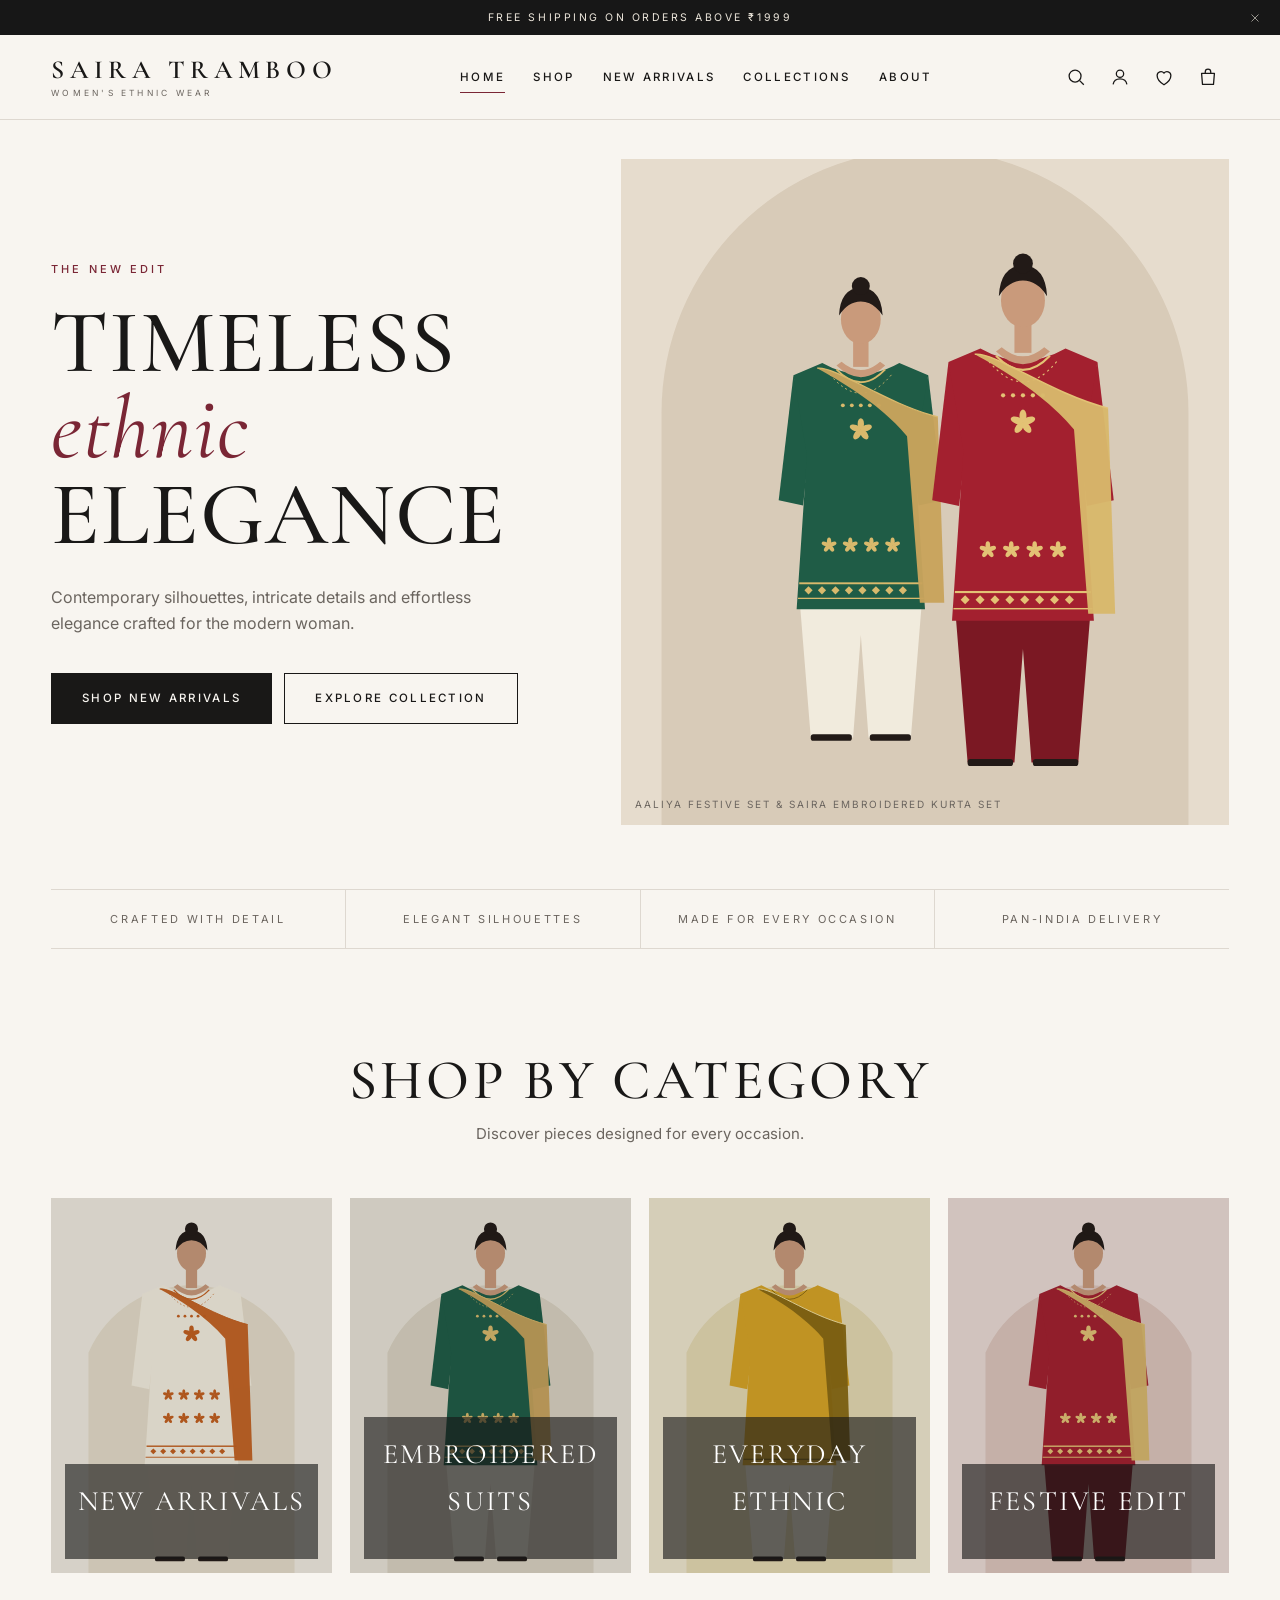
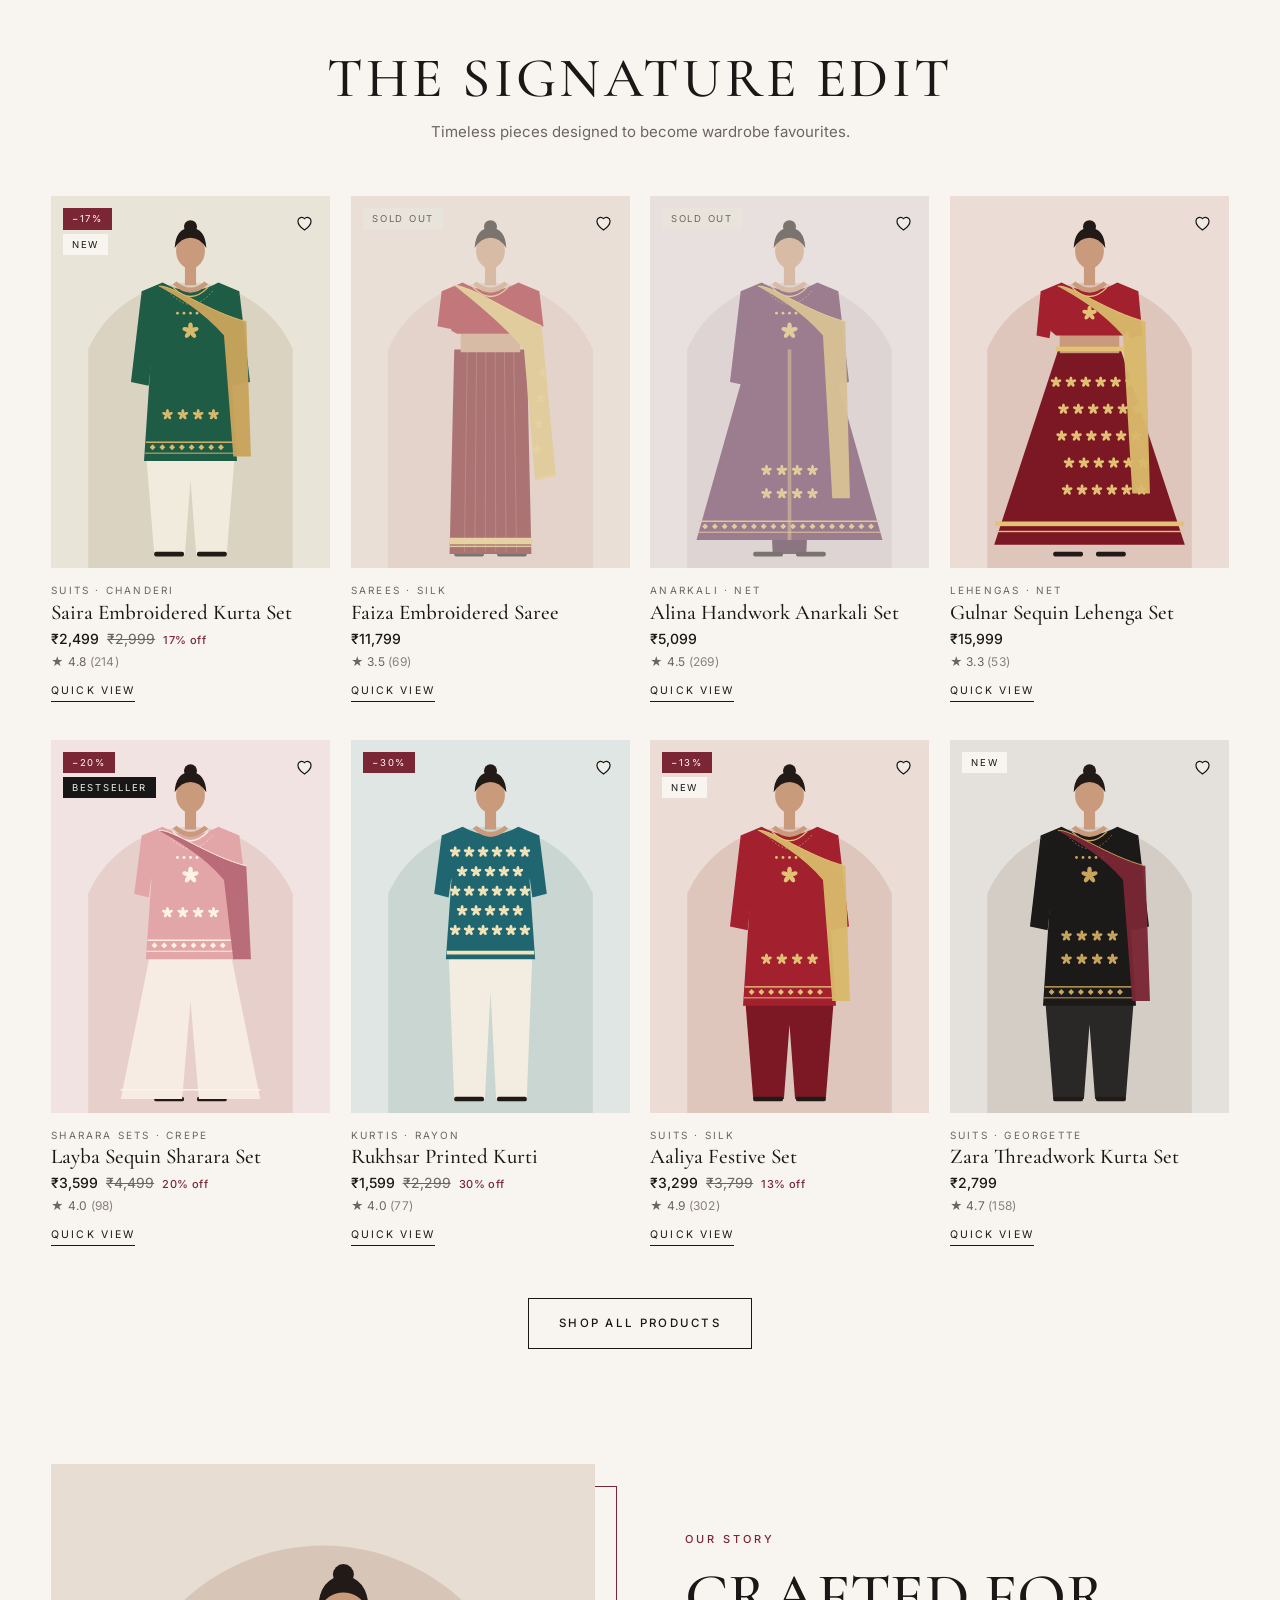
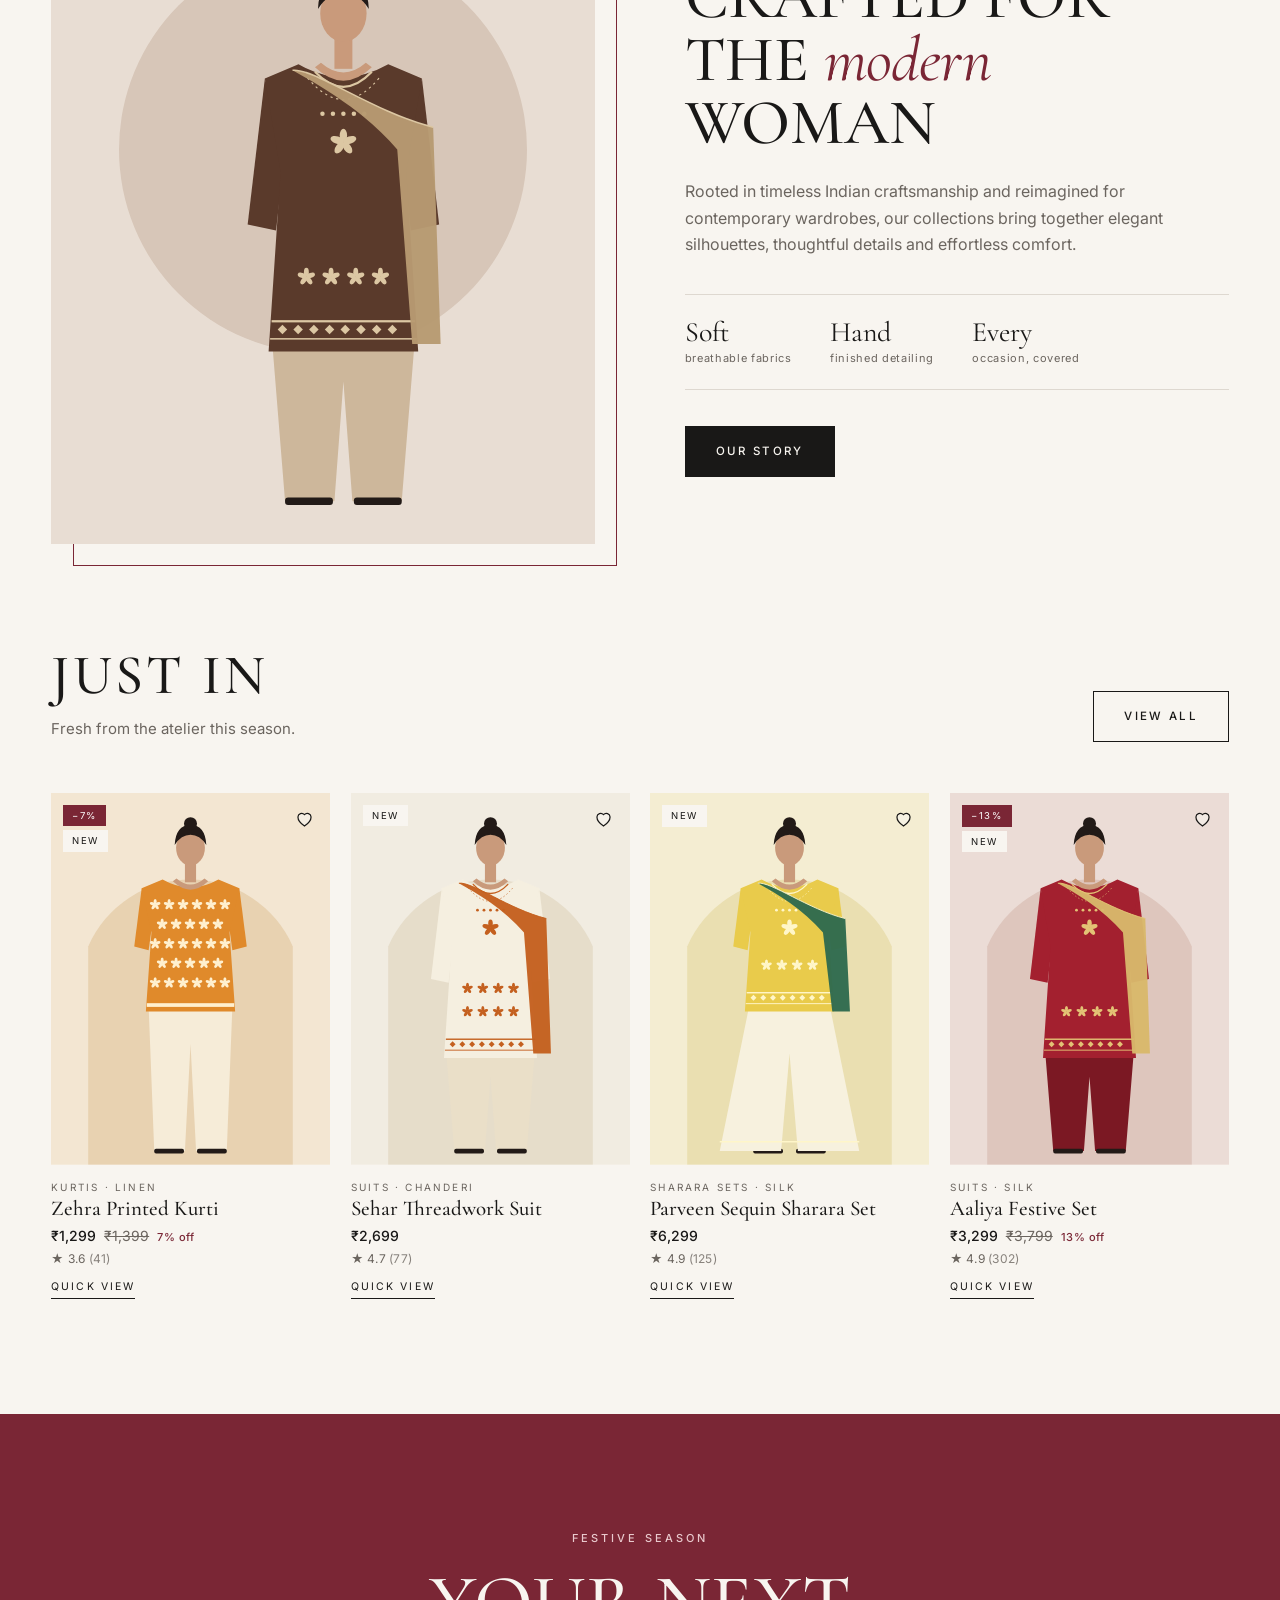
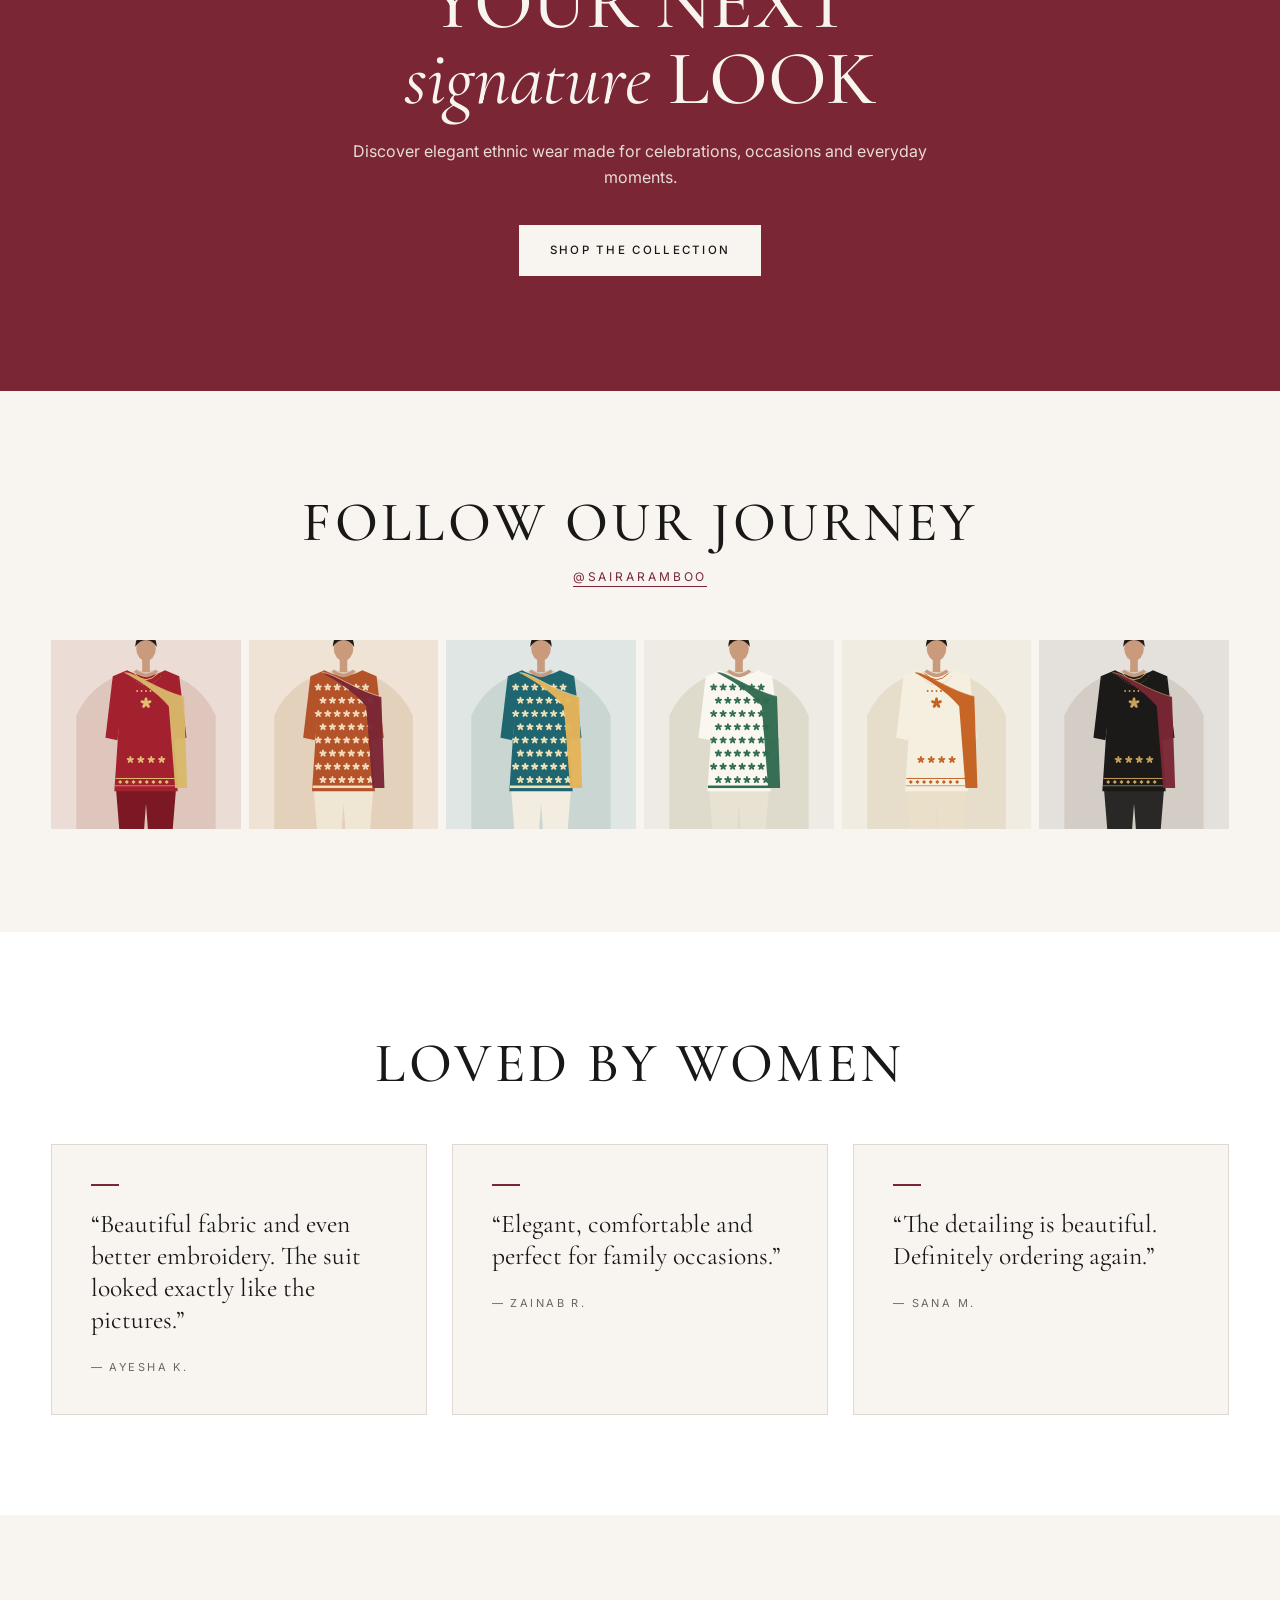
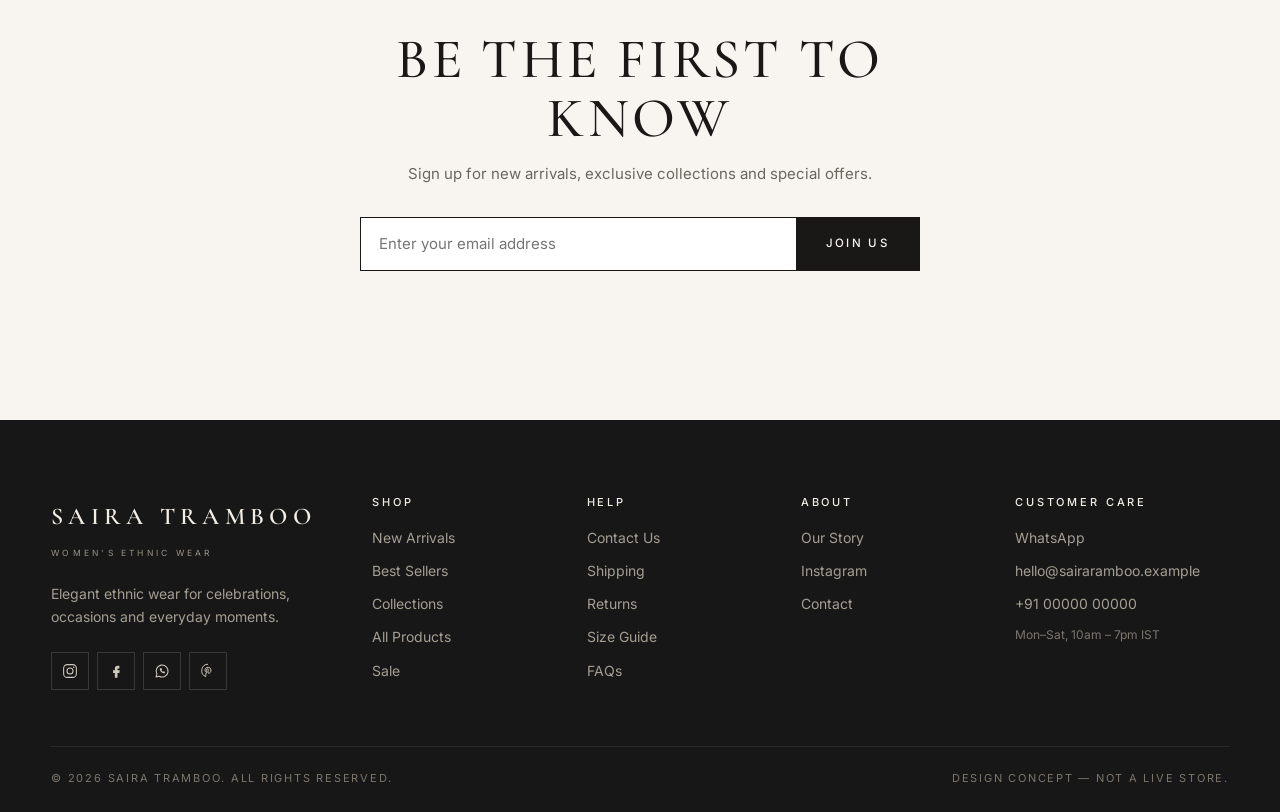
<file: index.html>
<!DOCTYPE html>
<html lang="en">
<head>
  <meta charset="utf-8">
  <meta name="viewport" content="width=device-width, initial-scale=1">
  <title>Saira tramboo — Women's Ethnic Wear</title>
  <meta name="description" content="Contemporary silhouettes, intricate details and effortless elegance. Women's ethnic wear by Saira tramboo.">
  <link rel="icon" href="data:image/svg+xml,%3Csvg xmlns='http://www.w3.org/2000/svg' viewBox='0 0 32 32'%3E%3Crect width='32' height='32' fill='%237A2635'/%3E%3Ctext x='16' y='22' font-size='18' text-anchor='middle' fill='%23F8F5F0' font-family='serif'%3ES%3C/text%3E%3C/svg%3E">
  <link rel="preconnect" href="https://fonts.googleapis.com">
  <link rel="preconnect" href="https://fonts.gstatic.com" crossorigin>
  <link rel="stylesheet" href="https://fonts.googleapis.com/css2?family=Cormorant+Garamond:ital,wght@0,400;0,500;0,600;1,400&family=Inter:wght@400;500;600&display=swap">
  <link rel="stylesheet" href="css/style.css">
</head>
<body data-page="home">
  <div id="chrome-top"></div>
  <main id="main">
    <span id="top"></span>

    <!-- 3. Hero -->
    <section class="hero" aria-labelledby="heroTitle">
      <div class="hero__copy">
        <p class="eyebrow hero-anim" style="--d:0ms">The New Edit</p>
        <h1 id="heroTitle" class="hero-anim" style="--d:100ms">Timeless<br><em>ethnic</em> elegance</h1>
        <p class="hero__text hero-anim" style="--d:220ms">Contemporary silhouettes, intricate details and effortless elegance crafted for the modern woman.</p>
        <div class="hero__cta hero-anim" style="--d:340ms">
          <a class="btn btn--solid" href="collection.html?c=new-arrivals">Shop New Arrivals</a>
          <a class="btn btn--line" href="collections.html">Explore Collection</a>
        </div>
      </div>
      <div class="hero__media hero-anim" style="--d:200ms">
        <img src="assets/images/hero.svg" width="900" height="1000" alt="Two women wearing an emerald and a crimson embroidered kurta set">
        <p class="hero__caption">Aaliya Festive Set &amp; Saira Embroidered Kurta Set</p>
      </div>
    </section>

    <!-- 4. Brand strip -->
    <section class="strip" aria-label="Brand promises">
      <ul>
        <li>Crafted with detail</li>
        <li>Elegant silhouettes</li>
        <li>Made for every occasion</li>
        <li>Pan-India delivery</li>
      </ul>
    </section>

    <!-- 5. Categories -->
    <section class="section" id="categories" aria-labelledby="catTitle">
      <header class="section__head reveal">
        <h2 id="catTitle">Shop by Category</h2>
        <p>Discover pieces designed for every occasion.</p>
      </header>
      <div class="cats">
        <a class="cat reveal" href="collection.html?c=new-arrivals">
          <img src="assets/images/p12.svg" width="600" height="800" loading="lazy" alt="Ivory kurta set with orange threadwork">
          <span class="cat__label"><span>New Arrivals</span><small>Shop now</small></span>
        </a>
        <a class="cat reveal" href="collection.html?c=embroidered">
          <img src="assets/images/p1.svg" width="600" height="800" loading="lazy" alt="Emerald green embroidered suit">
          <span class="cat__label"><span>Embroidered Suits</span><small>Shop now</small></span>
        </a>
        <a class="cat reveal" href="collection.html?c=everyday">
          <img src="assets/images/p4.svg" width="600" height="800" loading="lazy" alt="Mustard yellow everyday suit">
          <span class="cat__label"><span>Everyday Ethnic</span><small>Shop now</small></span>
        </a>
        <a class="cat reveal" href="collection.html?c=festive">
          <img src="assets/images/p5.svg" width="600" height="800" loading="lazy" alt="Crimson festive set with gold embroidery">
          <span class="cat__label"><span>Festive Edit</span><small>Shop now</small></span>
        </a>
      </div>
    </section>

    <!-- 6. Signature edit -->
    <section class="section section--tight" id="signature" aria-labelledby="shopTitle">
      <header class="section__head reveal">
        <h2 id="shopTitle">The Signature Edit</h2>
        <p>Timeless pieces designed to become wardrobe favourites.</p>
      </header>
            <div class="grid" id="signatureGrid"></div>
      <p class="section__more reveal"><a class="btn btn--line" href="shop.html">Shop All Products</a></p>
    </section>

    <!-- 8. Editorial -->
    <section class="story" id="story" aria-labelledby="storyTitle">
      <div class="story__media reveal">
        <img src="assets/images/story.svg" width="800" height="1000" loading="lazy" alt="Woman in a chocolate brown embroidered suit with a beige dupatta">
      </div>
      <div class="story__copy reveal">
        <p class="eyebrow">Our Story</p>
        <h2 id="storyTitle">Crafted for the <em>modern</em> woman</h2>
        <p>Rooted in timeless Indian craftsmanship and reimagined for contemporary wardrobes, our collections bring together elegant silhouettes, thoughtful details and effortless comfort.</p>
        <dl class="story__facts">
          <div><dt>Soft</dt><dd>breathable fabrics</dd></div>
          <div><dt>Hand</dt><dd>finished detailing</dd></div>
          <div><dt>Every</dt><dd>occasion, covered</dd></div>
        </dl>
        <a class="btn btn--solid" href="#follow">Our Story</a>
      </div>
    </section>

    <!-- 9. New arrivals -->
    <section class="section" id="just-in" aria-labelledby="newTitle">
      <header class="section__head section__head--row reveal">
        <div>
          <h2 id="newTitle">Just In</h2>
          <p>Fresh from the atelier this season.</p>
        </div>
        <a class="btn btn--line" href="collection.html?c=new-arrivals">View All</a>
      </header>
      <div class="grid" id="newGrid"></div>
    </section>

    <!-- 10. Promo -->
    <section class="promo" aria-labelledby="promoTitle">
      <div class="promo__inner reveal">
        <p class="eyebrow">Festive season</p>
        <h2 id="promoTitle">Your next <em>signature</em> look</h2>
        <p>Discover elegant ethnic wear made for celebrations, occasions and everyday moments.</p>
        <a class="btn btn--light" href="collections.html">Shop the Collection</a>
      </div>
    </section>

    <!-- 11. Instagram -->
    <section class="section" id="follow" aria-labelledby="igTitle">
      <header class="section__head reveal">
        <h2 id="igTitle">Follow Our Journey</h2>
        <p><a class="handle" href="#follow">@sairaramboo</a></p>
      </header>
      <div class="ig">
        <a class="ig__tile reveal" href="#follow" aria-label="View on Instagram: look 1"><img src="assets/images/ig1.svg" width="600" height="600" loading="lazy" alt="Crimson festive set"><span class="ig__over"><svg viewBox="0 0 24 24" width="26" height="26" aria-hidden="true"><rect x="3.500" y="3.500" width="17" height="17" rx="5" fill="none" stroke="currentColor" stroke-width="1.500"/><circle cx="12" cy="12" r="4" fill="none" stroke="currentColor" stroke-width="1.500"/><circle cx="17" cy="7" r="1" fill="currentColor"/></svg>View on Instagram</span></a>
        <a class="ig__tile reveal" href="#follow" aria-label="View on Instagram: look 2"><img src="assets/images/ig2.svg" width="600" height="600" loading="lazy" alt="Rust printed suit"><span class="ig__over"><svg viewBox="0 0 24 24" width="26" height="26" aria-hidden="true"><rect x="3.500" y="3.500" width="17" height="17" rx="5" fill="none" stroke="currentColor" stroke-width="1.500"/><circle cx="12" cy="12" r="4" fill="none" stroke="currentColor" stroke-width="1.500"/><circle cx="17" cy="7" r="1" fill="currentColor"/></svg>View on Instagram</span></a>
        <a class="ig__tile reveal" href="#follow" aria-label="View on Instagram: look 3"><img src="assets/images/ig3.svg" width="600" height="600" loading="lazy" alt="Teal printed suit"><span class="ig__over"><svg viewBox="0 0 24 24" width="26" height="26" aria-hidden="true"><rect x="3.500" y="3.500" width="17" height="17" rx="5" fill="none" stroke="currentColor" stroke-width="1.500"/><circle cx="12" cy="12" r="4" fill="none" stroke="currentColor" stroke-width="1.500"/><circle cx="17" cy="7" r="1" fill="currentColor"/></svg>View on Instagram</span></a>
        <a class="ig__tile reveal" href="#follow" aria-label="View on Instagram: look 4"><img src="assets/images/ig4.svg" width="600" height="600" loading="lazy" alt="White printed kurta set"><span class="ig__over"><svg viewBox="0 0 24 24" width="26" height="26" aria-hidden="true"><rect x="3.500" y="3.500" width="17" height="17" rx="5" fill="none" stroke="currentColor" stroke-width="1.500"/><circle cx="12" cy="12" r="4" fill="none" stroke="currentColor" stroke-width="1.500"/><circle cx="17" cy="7" r="1" fill="currentColor"/></svg>View on Instagram</span></a>
        <a class="ig__tile reveal" href="#follow" aria-label="View on Instagram: look 5"><img src="assets/images/ig5.svg" width="600" height="600" loading="lazy" alt="Plum festive suit"><span class="ig__over"><svg viewBox="0 0 24 24" width="26" height="26" aria-hidden="true"><rect x="3.500" y="3.500" width="17" height="17" rx="5" fill="none" stroke="currentColor" stroke-width="1.500"/><circle cx="12" cy="12" r="4" fill="none" stroke="currentColor" stroke-width="1.500"/><circle cx="17" cy="7" r="1" fill="currentColor"/></svg>View on Instagram</span></a>
        <a class="ig__tile reveal" href="#follow" aria-label="View on Instagram: look 6"><img src="assets/images/ig6.svg" width="600" height="600" loading="lazy" alt="Black threadwork kurta set"><span class="ig__over"><svg viewBox="0 0 24 24" width="26" height="26" aria-hidden="true"><rect x="3.500" y="3.500" width="17" height="17" rx="5" fill="none" stroke="currentColor" stroke-width="1.500"/><circle cx="12" cy="12" r="4" fill="none" stroke="currentColor" stroke-width="1.500"/><circle cx="17" cy="7" r="1" fill="currentColor"/></svg>View on Instagram</span></a>
      </div>
    </section>

    <!-- 12. Testimonials -->
    <section class="section section--surface" aria-labelledby="loveTitle">
      <header class="section__head reveal">
        <h2 id="loveTitle">Loved by Women</h2>
      </header>
      <div class="quotes">
        <figure class="quote reveal"><blockquote>“Beautiful fabric and even better embroidery. The suit looked exactly like the pictures.”</blockquote><figcaption>— Ayesha K.</figcaption></figure>
        <figure class="quote reveal"><blockquote>“Elegant, comfortable and perfect for family occasions.”</blockquote><figcaption>— Zainab R.</figcaption></figure>
        <figure class="quote reveal"><blockquote>“The detailing is beautiful. Definitely ordering again.”</blockquote><figcaption>— Sana M.</figcaption></figure>
      </div>
    </section>

    <!-- 13. Newsletter -->
    <section class="news" aria-labelledby="newsTitle">
      <div class="news__inner reveal">
        <h2 id="newsTitle">Be the First to Know</h2>
        <p>Sign up for new arrivals, exclusive collections and special offers.</p>
        <form class="news__form" id="newsForm" novalidate>
          <label class="sr-only" for="newsEmail">Email address</label>
          <input id="newsEmail" type="email" name="email" placeholder="Enter your email address" autocomplete="email" aria-describedby="newsMsg">
          <button class="btn btn--solid" type="submit">Join Us</button>
        </form>
        <p class="news__msg" id="newsMsg" role="status"></p>
      </div>
    </section>
  </main>

  <div id="chrome-bottom"></div>
  <script src="js/products.js"></script>
  <script src="js/catalog.js"></script>
  <script src="js/layout.js"></script>
  <script src="js/app.js"></script>
</body>
</html>
</file>
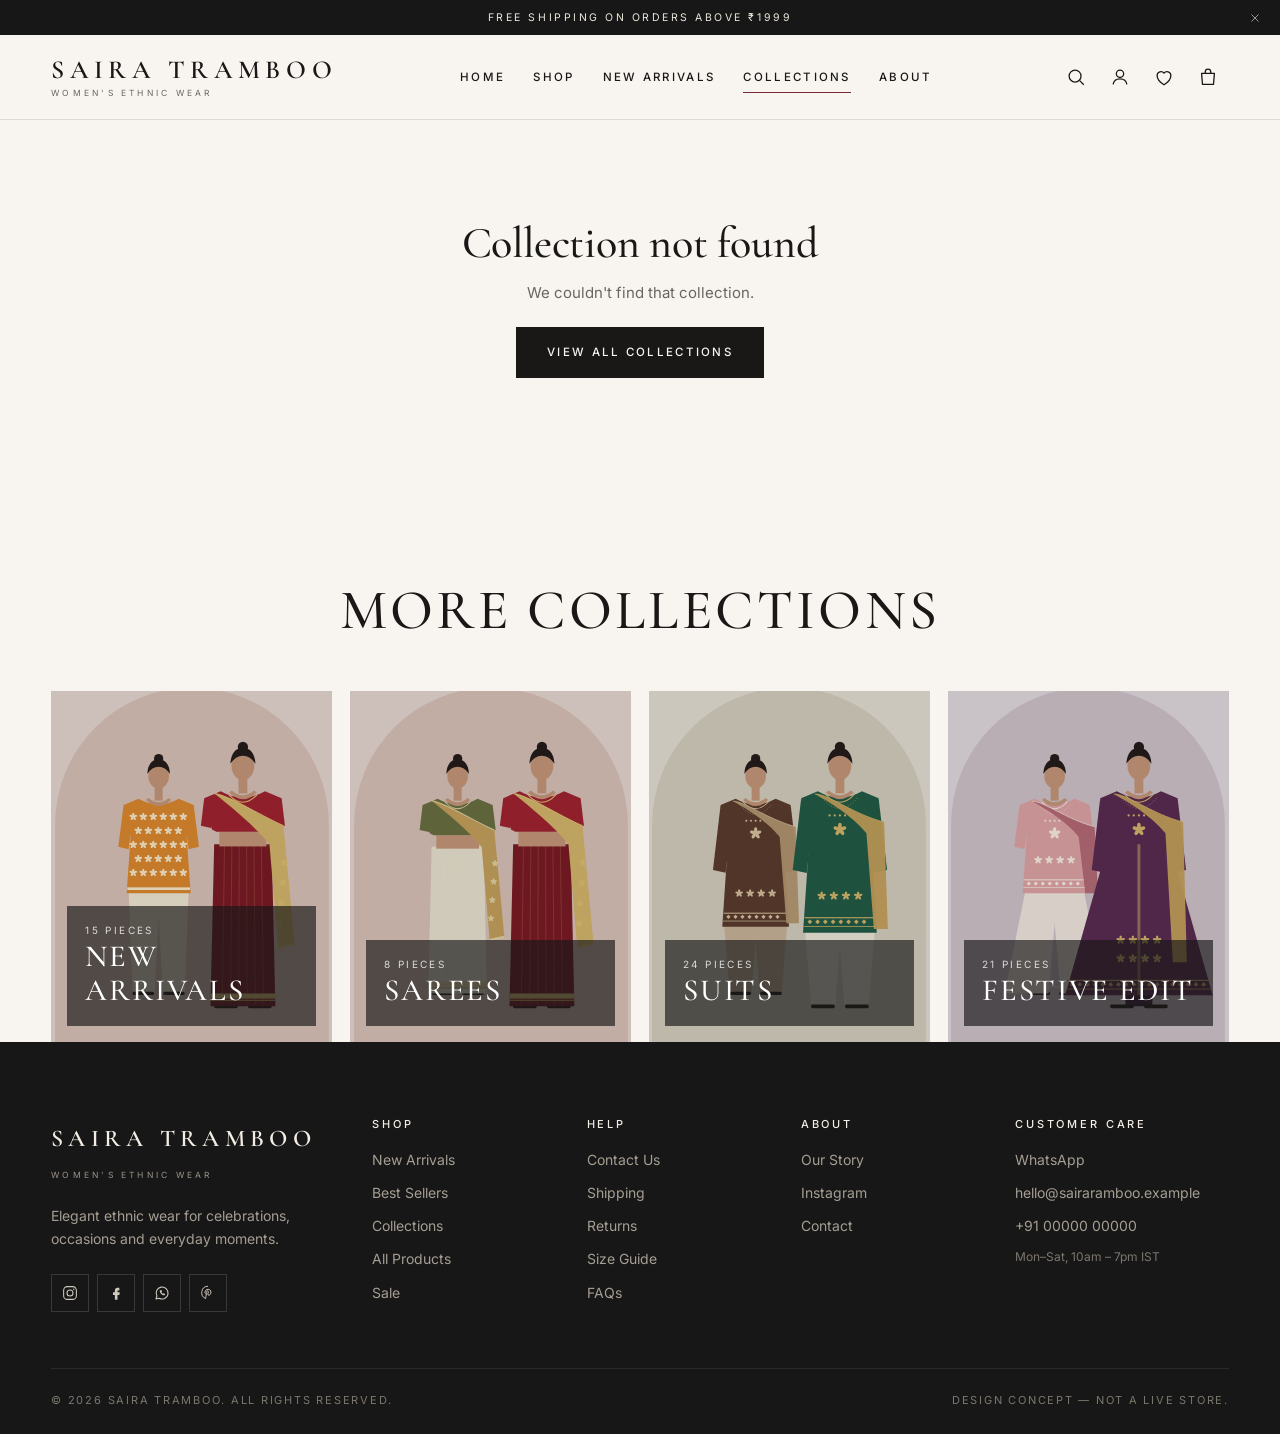
<file: collection.html>
<!DOCTYPE html>
<html lang="en">
<head>
  <meta charset="utf-8">
  <meta name="viewport" content="width=device-width, initial-scale=1">
  <title>Collection — Saira tramboo</title>
  <meta name="description" content="Contemporary silhouettes, intricate details and effortless elegance. Women's ethnic wear by Saira tramboo.">
  <link rel="icon" href="data:image/svg+xml,%3Csvg xmlns='http://www.w3.org/2000/svg' viewBox='0 0 32 32'%3E%3Crect width='32' height='32' fill='%237A2635'/%3E%3Ctext x='16' y='22' font-size='18' text-anchor='middle' fill='%23F8F5F0' font-family='serif'%3ES%3C/text%3E%3C/svg%3E">
  <link rel="preconnect" href="https://fonts.googleapis.com">
  <link rel="preconnect" href="https://fonts.gstatic.com" crossorigin>
  <link rel="stylesheet" href="https://fonts.googleapis.com/css2?family=Cormorant+Garamond:ital,wght@0,400;0,500;0,600;1,400&family=Inter:wght@400;500;600&display=swap">
  <link rel="stylesheet" href="css/style.css">
  <link rel="stylesheet" href="css/shop.css">
</head>
<body data-page="collection">
  <div id="chrome-top"></div>
  <main id="main">
    <div id="collectionHero"></div>
    <section class="listing" id="listing" aria-label="Products"></section>
    <section class="section more-cols" id="moreCols" aria-labelledby="moreColsT"><header class="section__head"><h2 id="moreColsT">More Collections</h2></header><div class="mc" id="mcGrid"></div></section>
  </main>
  <div id="chrome-bottom"></div>
  <script src="js/products.js"></script>
  <script src="js/catalog.js"></script>
  <script src="js/layout.js"></script>
  <script src="js/app.js"></script>
  <script src="js/shop.js"></script>
  <script src="js/collections-page.js"></script>
</body>
</html>
</file>
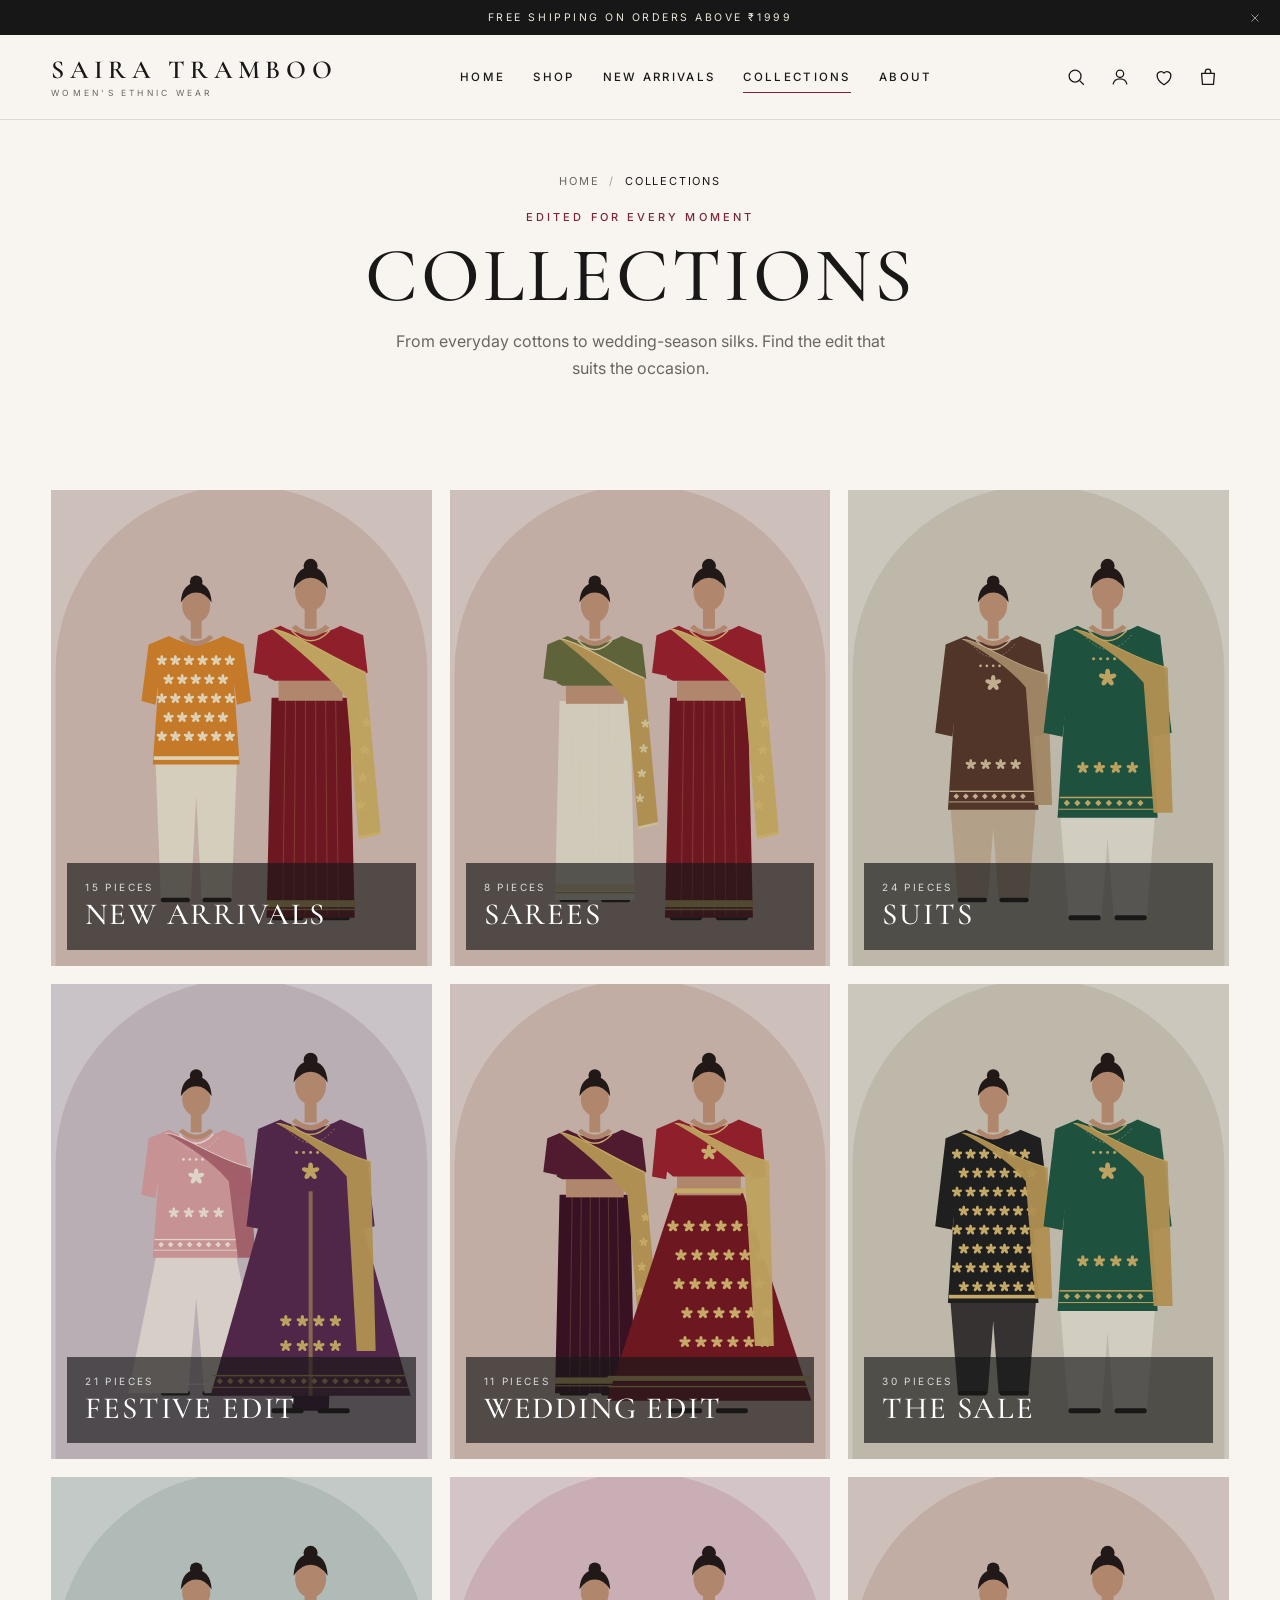
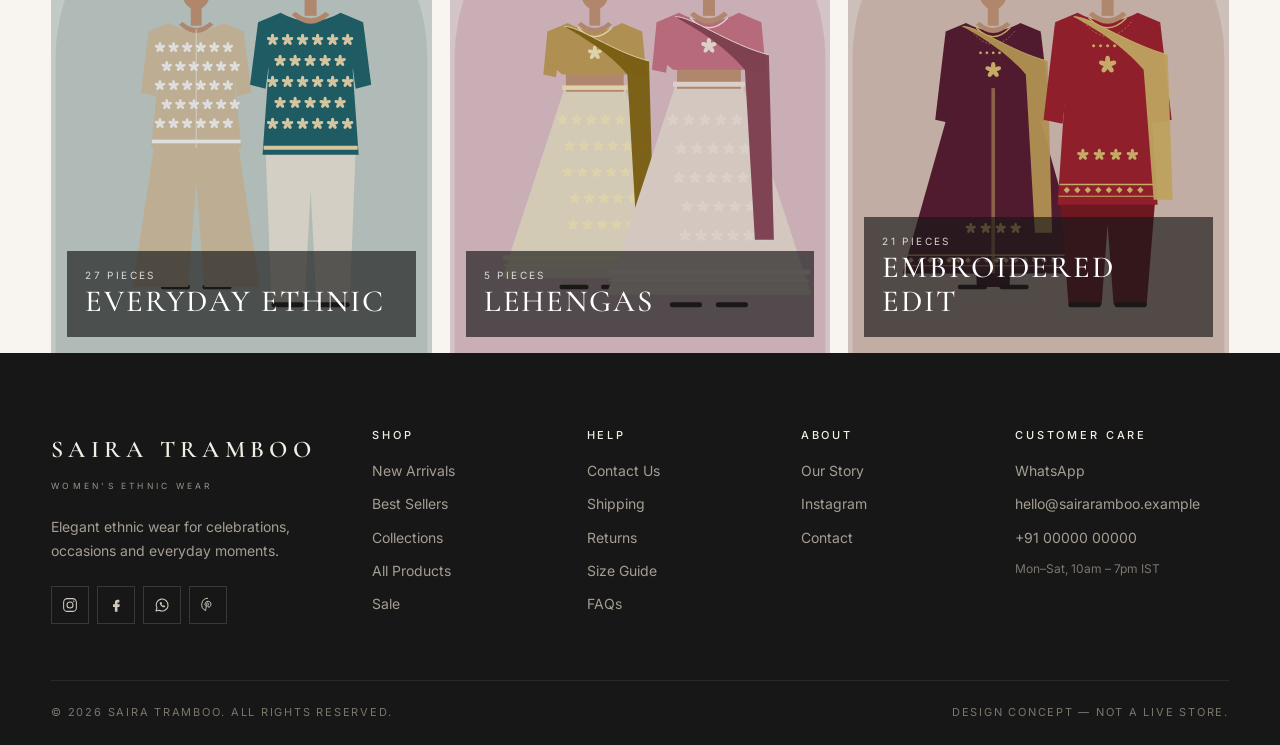
<file: collections.html>
<!DOCTYPE html>
<html lang="en">
<head>
  <meta charset="utf-8">
  <meta name="viewport" content="width=device-width, initial-scale=1">
  <title>Collections — Saira tramboo</title>
  <meta name="description" content="Contemporary silhouettes, intricate details and effortless elegance. Women's ethnic wear by Saira tramboo.">
  <link rel="icon" href="data:image/svg+xml,%3Csvg xmlns='http://www.w3.org/2000/svg' viewBox='0 0 32 32'%3E%3Crect width='32' height='32' fill='%237A2635'/%3E%3Ctext x='16' y='22' font-size='18' text-anchor='middle' fill='%23F8F5F0' font-family='serif'%3ES%3C/text%3E%3C/svg%3E">
  <link rel="preconnect" href="https://fonts.googleapis.com">
  <link rel="preconnect" href="https://fonts.gstatic.com" crossorigin>
  <link rel="stylesheet" href="https://fonts.googleapis.com/css2?family=Cormorant+Garamond:ital,wght@0,400;0,500;0,600;1,400&family=Inter:wght@400;500;600&display=swap">
  <link rel="stylesheet" href="css/style.css">
  <link rel="stylesheet" href="css/shop.css">
</head>
<body data-page="collections">
  <div id="chrome-top"></div>
  <main id="main">
    <header class="pagehead pagehead--center" id="colsHead">
      <nav class="crumbs" aria-label="Breadcrumb"><ol><li><a href="index.html">Home</a></li><li><span aria-current="page">Collections</span></li></ol></nav>
      <p class="eyebrow">Edited for every moment</p><h1>Collections</h1><p>From everyday cottons to wedding-season silks. Find the edit that suits the occasion.</p>
    </header>
    <section class="section section--tight" aria-label="All collections"><div class="cgrid" id="cgrid"></div></section>
  </main>
  <div id="chrome-bottom"></div>
  <script src="js/products.js"></script>
  <script src="js/catalog.js"></script>
  <script src="js/layout.js"></script>
  <script src="js/app.js"></script>
  <script src="js/collections-page.js"></script>
</body>
</html>
</file>
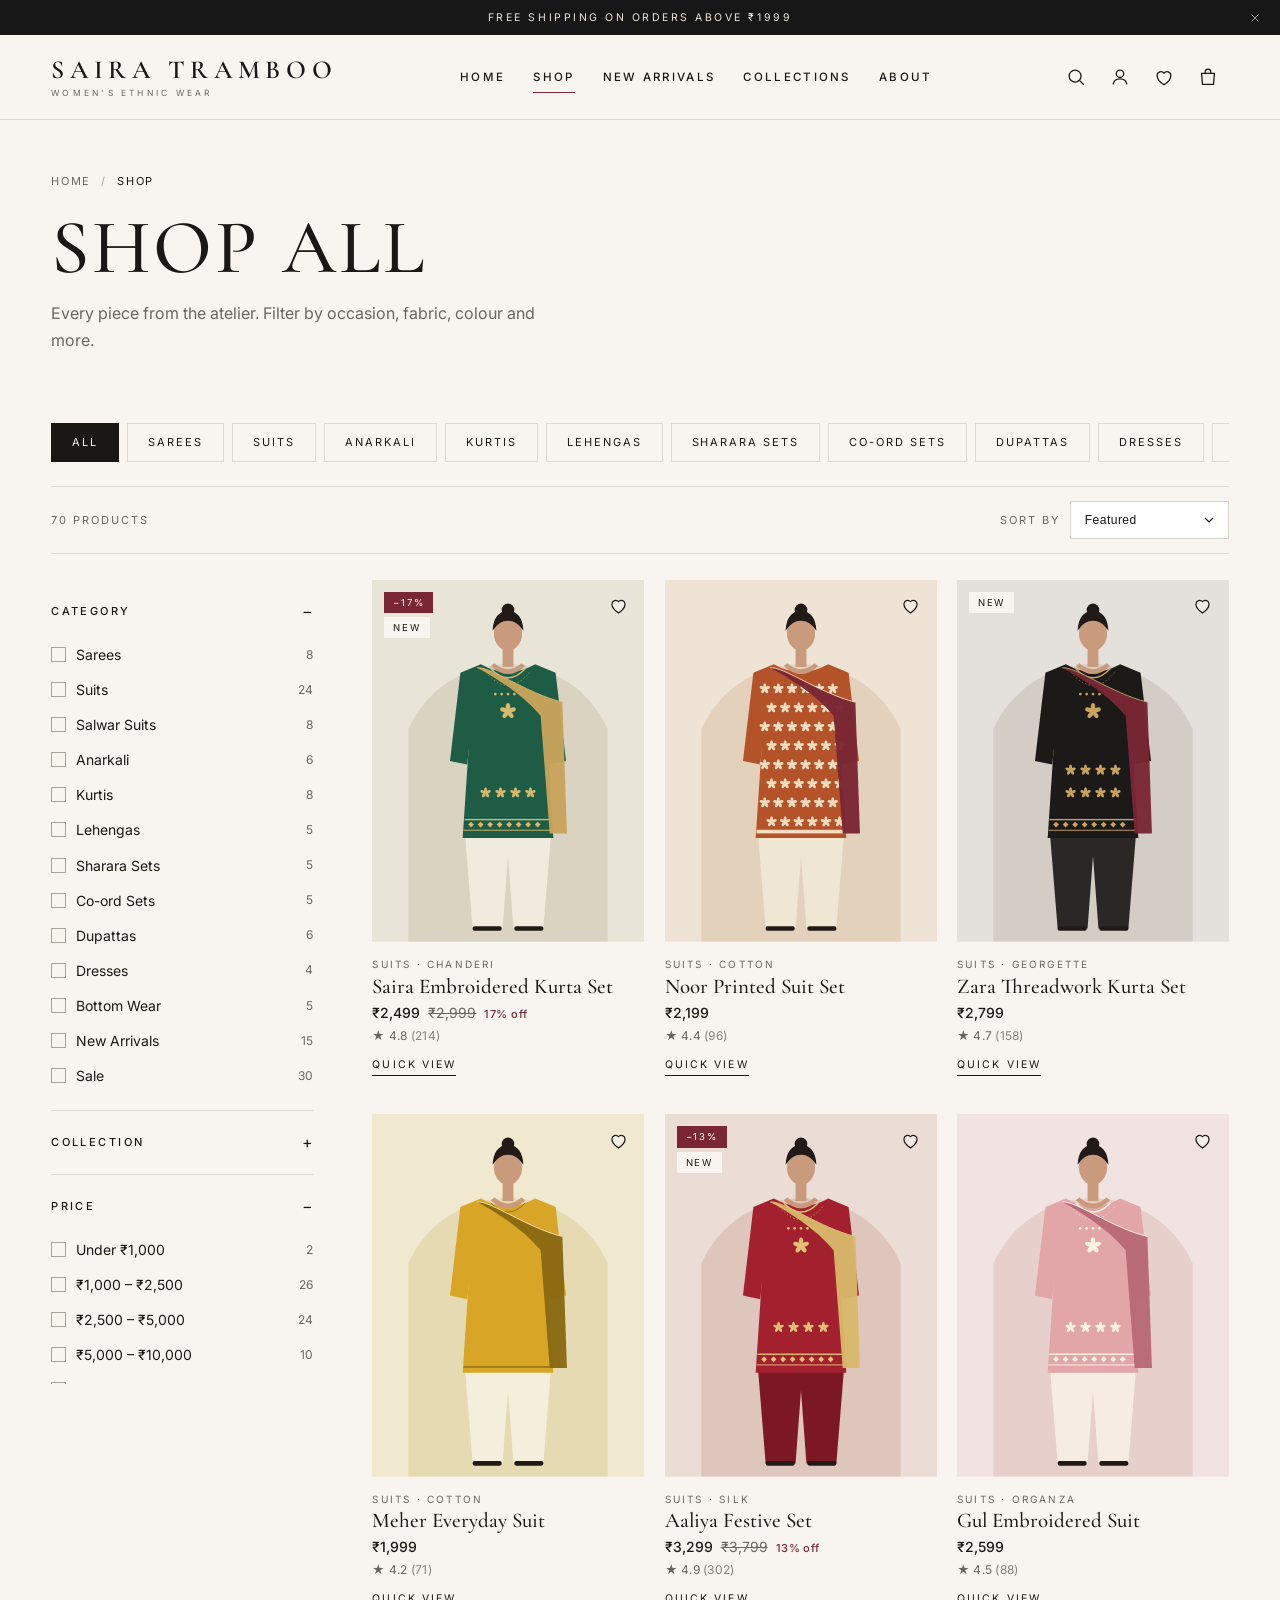
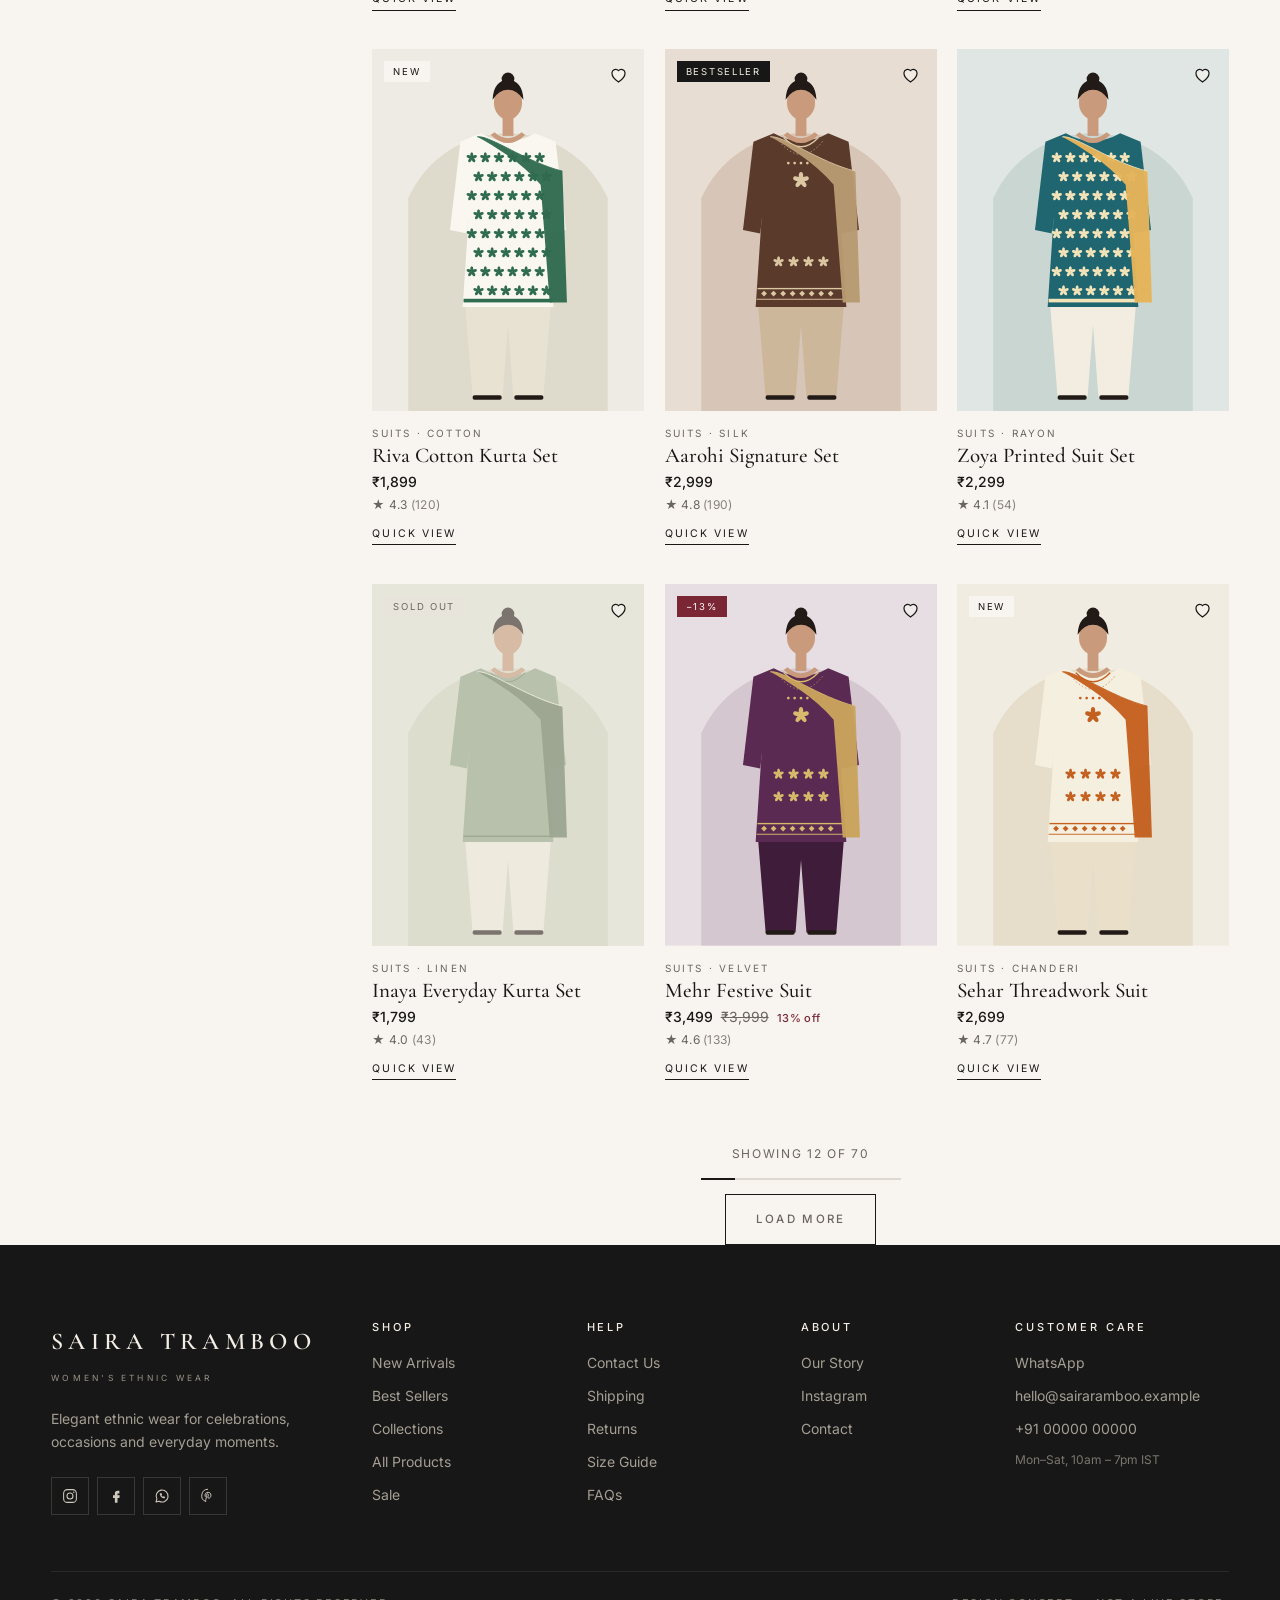
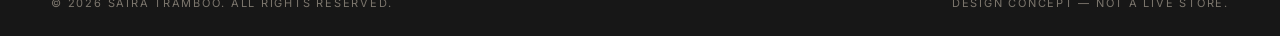
<file: shop.html>
<!DOCTYPE html>
<html lang="en">
<head>
  <meta charset="utf-8">
  <meta name="viewport" content="width=device-width, initial-scale=1">
  <title>Shop — Saira tramboo</title>
  <meta name="description" content="Contemporary silhouettes, intricate details and effortless elegance. Women's ethnic wear by Saira tramboo.">
  <link rel="icon" href="data:image/svg+xml,%3Csvg xmlns='http://www.w3.org/2000/svg' viewBox='0 0 32 32'%3E%3Crect width='32' height='32' fill='%237A2635'/%3E%3Ctext x='16' y='22' font-size='18' text-anchor='middle' fill='%23F8F5F0' font-family='serif'%3ES%3C/text%3E%3C/svg%3E">
  <link rel="preconnect" href="https://fonts.googleapis.com">
  <link rel="preconnect" href="https://fonts.gstatic.com" crossorigin>
  <link rel="stylesheet" href="https://fonts.googleapis.com/css2?family=Cormorant+Garamond:ital,wght@0,400;0,500;0,600;1,400&family=Inter:wght@400;500;600&display=swap">
  <link rel="stylesheet" href="css/style.css">
  <link rel="stylesheet" href="css/shop.css">
</head>
<body data-page="shop">
  <div id="chrome-top"></div>
  <main id="main">
    <header class="pagehead" id="shopHead"></header>
    <section class="listing" id="listing" aria-label="Products"></section>
  </main>
  <div id="chrome-bottom"></div>
  <script src="js/products.js"></script>
  <script src="js/catalog.js"></script>
  <script src="js/layout.js"></script>
  <script src="js/app.js"></script>
  <script src="js/shop.js"></script>
</body>
</html>
</file>
<file: css/style.css>
/* Saira tramboo — demo storefront. No gradients by design. */
:root {
  --bg: #F8F5F0;
  --surface: #FFFFFF;
  --text: #191817;
  --muted: #6B655F;
  --border: #DED8D0;
  --accent: #7A2635;
  --accent-dark: #5E1B28;
  --dark: #171717;
  --serif: "Cormorant Garamond", "Iowan Old Style", Georgia, "Times New Roman", serif;
  --sans: "Inter", system-ui, -apple-system, "Segoe UI", Roboto, Arial, sans-serif;
  --gutter: clamp(16px, 4vw, 56px);
  --max: 1360px;
  --ease: cubic-bezier(.22, .61, .36, 1);
  --header-h: 84px;
}

*, *::before, *::after { box-sizing: border-box; }
html { scroll-behavior: smooth; scroll-padding-top: 90px; -webkit-text-size-adjust: 100%; }
body {
  margin: 0; background: var(--bg); color: var(--text);
  font-family: var(--sans); font-size: 15px; line-height: 1.65;
  -webkit-font-smoothing: antialiased;
}
body.is-locked { overflow: hidden; }
img { display: block; max-width: 100%; height: auto; }
a { color: inherit; text-decoration: none; }
button, input { font: inherit; color: inherit; }
button { cursor: pointer; }
h1, h2, h3 { font-family: var(--serif); font-weight: 500; line-height: 1.05; margin: 0; letter-spacing: -.005em; }
p { margin: 0; }
ul { list-style: none; margin: 0; padding: 0; }
:focus-visible { outline: 2px solid var(--accent); outline-offset: 3px; }
[hidden] { display: none !important; }
.sr-only { position: absolute; width: 1px; height: 1px; overflow: hidden; clip: rect(0 0 0 0); white-space: nowrap; }
.skip-link { position: absolute; left: 8px; top: -60px; background: var(--dark); color: #fff; padding: 10px 14px; z-index: 300; }
.skip-link:focus { top: 8px; }

.eyebrow { font-size: 11px; letter-spacing: .28em; text-transform: uppercase; color: var(--accent); font-weight: 500; }

/* Buttons */
.btn {
  display: inline-flex; align-items: center; justify-content: center;
  padding: 15px 30px; font-size: 11.5px; font-weight: 500; letter-spacing: .2em; text-transform: uppercase;
  border: 1px solid var(--text); background: transparent; transition: background .35s var(--ease), color .35s var(--ease), border-color .35s var(--ease);
}
.btn--solid { background: var(--text); color: var(--bg); }
.btn--solid:hover { background: var(--accent); border-color: var(--accent); }
.btn--line:hover { background: var(--text); color: var(--bg); }
.btn--light { background: var(--bg); color: var(--text); border-color: var(--bg); }
.btn--light:hover { background: transparent; color: var(--bg); }
.btn--block { width: 100%; }
.link-btn { background: none; border: 0; padding: 0; text-align: left; }
.icon-btn { background: none; border: 0; width: 42px; height: 42px; display: inline-grid; place-items: center; position: relative; }
.icon-btn svg { width: 22px; height: 22px; }
.badge {
  position: absolute; top: 4px; right: 2px; min-width: 17px; height: 17px; padding: 0 4px;
  background: var(--accent); color: #fff; border-radius: 9px; font-size: 10px; font-weight: 600; line-height: 17px; text-align: center;
}

/* Announcement */
.announce { background: var(--dark); color: #EDE7DC; text-align: center; font-size: 10.5px; letter-spacing: .24em; text-transform: uppercase; padding: 9px 44px; position: relative; }
.announce__close { position: absolute; right: 12px; top: 50%; transform: translateY(-50%); background: none; border: 0; color: #EDE7DC; display: grid; place-items: center; padding: 6px; opacity: .7; }
.announce__close:hover { opacity: 1; }

/* Header */
.header { position: sticky; top: 0; z-index: 100; background: var(--bg); border-bottom: 1px solid var(--border); transition: height .3s var(--ease); }
.header__inner {
  max-width: var(--max); margin: 0 auto; padding: 0 var(--gutter);
  height: var(--header-h); display: grid; grid-template-columns: auto 1fr auto; align-items: center; gap: 16px;
  transition: height .35s var(--ease);
}
.header.is-small .header__inner { height: 60px; }
.wordmark { display: flex; flex-direction: column; align-items: flex-start; line-height: 1; grid-column: 1; grid-row: 1; }
.wordmark__name { font-family: var(--serif); font-size: 26px; font-weight: 600; letter-spacing: .22em; text-transform: uppercase; transition: font-size .35s var(--ease); }
.wordmark__tag { display: block; font-size: 8.5px; letter-spacing: .38em; text-transform: uppercase; color: var(--muted); margin-top: 6px; max-height: 14px; overflow: hidden; transition: max-height .3s, margin .3s, opacity .3s; }
.header.is-small .wordmark__name { font-size: 21px; }
.header.is-small .wordmark__tag { max-height: 0; margin: 0; opacity: 0; }
.nav { grid-column: 2; grid-row: 1; display: flex; gap: clamp(18px, 2.2vw, 34px); justify-self: center; }
.nav a, .mobile-nav a { font-size: 11.5px; letter-spacing: .2em; text-transform: uppercase; font-weight: 500; position: relative; padding: 6px 0; }
.nav a::after { content: ""; position: absolute; left: 0; bottom: 0; height: 1px; width: 100%; background: var(--accent); transform: scaleX(0); transform-origin: left; transition: transform .35s var(--ease); }
.nav a:hover::after, .nav a.is-current::after { transform: scaleX(1); }
.header__actions { grid-column: 3; grid-row: 1; justify-self: end; display: flex; gap: 2px; }
.header__burger { display: none; }

/* Mobile nav */
.mobile-nav { position: fixed; inset: 0; z-index: 200; visibility: hidden; transition: visibility 0s .4s; }
.mobile-nav.is-open { visibility: visible; transition-delay: 0s; }
.mobile-nav__panel { position: absolute; left: 0; top: 0; bottom: 0; width: min(86vw, 360px); background: var(--bg); padding: 18px 24px 28px; display: flex; flex-direction: column; transform: translateX(-100%); transition: transform .4s var(--ease); z-index: 2; }
.mobile-nav.is-open .mobile-nav__panel { transform: none; }
.mobile-nav__top { display: flex; align-items: center; justify-content: space-between; padding-bottom: 14px; border-bottom: 1px solid var(--border); }
.mobile-nav__top .wordmark__name { font-size: 20px; }
.mobile-nav nav { display: flex; flex-direction: column; padding: 18px 0; }
.mobile-nav nav a { font-family: var(--serif); font-size: 32px; text-transform: none; letter-spacing: 0; font-weight: 500; padding: 10px 0; border-bottom: 1px solid var(--border); }
.mobile-nav__foot { margin-top: auto; display: flex; flex-direction: column; gap: 10px; }
.mobile-nav__foot > * { font-size: 11px; letter-spacing: .2em; text-transform: uppercase; color: var(--muted); }
.scrim { position: absolute; inset: 0; background: rgba(23, 23, 23, .45); opacity: 0; transition: opacity .4s var(--ease); }
.mobile-nav.is-open .scrim, .modal.is-open .scrim { opacity: 1; }
.scrim--drawer { position: fixed; z-index: 210; visibility: hidden; transition: opacity .4s var(--ease), visibility 0s .4s; }
.scrim--drawer.is-open { opacity: 1; visibility: visible; transition-delay: 0s; }

/* Hero */
.hero { max-width: var(--max); margin: 0 auto; padding: clamp(20px, 3vw, 40px) var(--gutter) 0; display: grid; grid-template-columns: 5fr 6fr; gap: clamp(24px, 5vw, 80px); align-items: center; }
.hero__copy { padding-block: 20px; }
.hero h1 { font-size: clamp(54px, 7vw, 108px); margin: 22px 0 26px; text-transform: uppercase; letter-spacing: .01em; line-height: .96; }
.hero h1 em { font-style: italic; text-transform: lowercase; color: var(--accent); font-weight: 400; }
.hero__text { max-width: 430px; color: var(--muted); font-size: 16px; }
.hero__cta { display: flex; flex-wrap: wrap; gap: 12px; margin-top: 36px; }
.hero__media { position: relative; }
.hero__media img { width: 100%; max-height: min(74vh, 720px); object-fit: cover; object-position: center 30%; }
.hero__caption { position: absolute; left: 14px; bottom: 12px; font-size: 10px; letter-spacing: .2em; text-transform: uppercase; color: var(--muted); }
.hero-anim { opacity: 0; transform: translateY(24px); animation: rise .9s var(--ease) forwards; animation-delay: var(--d, 0ms); }
@keyframes rise { to { opacity: 1; transform: none; } }

/* Strip */
.strip { max-width: var(--max); margin: clamp(32px, 5vw, 64px) auto 0; padding: 0 var(--gutter); }
.strip ul { display: flex; justify-content: space-between; border-block: 1px solid var(--border); }
.strip li { flex: 1; text-align: center; padding: 20px 10px; font-size: 11px; letter-spacing: .24em; text-transform: uppercase; color: var(--muted); }
.strip li + li { border-left: 1px solid var(--border); }

/* Sections */
.section { max-width: var(--max); margin: 0 auto; padding: clamp(56px, 8vw, 110px) var(--gutter) 0; }
.section--tight { padding-top: clamp(40px, 6vw, 80px); }
.section--surface { max-width: none; background: var(--surface); margin-top: clamp(56px, 8vw, 110px); padding-bottom: clamp(56px, 8vw, 100px); }
.section--surface > * { max-width: calc(var(--max) - 2 * var(--gutter)); margin-inline: auto; }
.section__head { text-align: center; margin-bottom: clamp(28px, 4vw, 52px); }
.section__head h2 { font-size: clamp(34px, 4.4vw, 56px); text-transform: uppercase; letter-spacing: .06em; }
.section__head p { color: var(--muted); margin-top: 12px; }
.section__head--row { display: flex; align-items: flex-end; justify-content: space-between; text-align: left; gap: 16px; }

/* Categories */
.cats { display: grid; grid-template-columns: repeat(4, 1fr); gap: clamp(10px, 1.4vw, 20px); }
.cat { position: relative; display: block; overflow: hidden; aspect-ratio: 3 / 4; background: var(--border); }
.cat img { width: 100%; height: 100%; object-fit: cover; transition: transform 1.1s var(--ease); }
.cat::after { content: ""; position: absolute; inset: 0; background: rgba(23, 23, 23, .12); transition: background .5s var(--ease); }
.cat:hover img { transform: scale(1.05); }
.cat:hover::after { background: rgba(23, 23, 23, .32); }
.cat__label { position: absolute; left: 14px; right: 14px; bottom: 14px; z-index: 2; text-align: center; color: #fff; background: rgba(23, 23, 23, .62); padding: 14px 8px; transition: transform .5s var(--ease); }
.cat__label span { display: block; font-family: var(--serif); font-size: clamp(22px, 2.2vw, 30px); text-transform: uppercase; letter-spacing: .08em; }
.cat__label small { display: block; font-size: 10px; letter-spacing: .24em; text-transform: uppercase; opacity: 0; transform: translateY(6px); transition: opacity .5s, transform .5s var(--ease); margin-top: 4px; }
.cat:hover .cat__label { transform: translateY(-12px); }
.cat:hover .cat__label small { opacity: 1; transform: none; }

/* Filters */
.filters { display: flex; justify-content: center; flex-wrap: wrap; gap: 8px; margin-bottom: 36px; }
.chip { background: transparent; border: 1px solid var(--border); padding: 9px 20px; font-size: 11px; letter-spacing: .18em; text-transform: uppercase; transition: all .3s var(--ease); }
.chip:hover { border-color: var(--text); }
.chip.is-active { background: var(--text); color: var(--bg); border-color: var(--text); }

/* Product grid */
.grid { display: grid; grid-template-columns: repeat(4, 1fr); gap: clamp(26px, 3vw, 44px) clamp(12px, 1.6vw, 24px); }
.card { position: relative; animation: fade .6s var(--ease) both; }
@keyframes fade { from { opacity: 0; transform: translateY(12px); } }
.card__media { position: relative; overflow: hidden; aspect-ratio: 3 / 4; background: #EAE4DA; display: block; width: 100%; padding: 0; border: 0; }
.card__media img { position: absolute; inset: 0; width: 100%; height: 100%; object-fit: cover; transition: opacity .6s var(--ease), transform 1.1s var(--ease); }
.card__media img + img { opacity: 0; }
.card:hover .card__media img { transform: scale(1.03); }
.card:hover .card__media img + img { opacity: 1; }
.card__hit { position: absolute; inset: 0; z-index: 1; background: none; border: 0; padding: 0; }
.tags { position: absolute; top: 12px; left: 12px; z-index: 2; display: flex; flex-direction: column; align-items: flex-start; gap: 4px; pointer-events: none; }
.tag { background: var(--bg); font-size: 9.5px; letter-spacing: .18em; text-transform: uppercase; padding: 4px 9px; line-height: 1.4; }
.tag--best { background: var(--dark); color: #F3EEE5; }
.tag--out { background: #E9E4DB; color: var(--muted); }
.tag--sale { background: var(--accent); color: #fff; }
.wish { position: absolute; top: 6px; right: 6px; z-index: 3; width: 40px; height: 40px; background: none; border: 0; display: grid; place-items: center; }
.wish svg { width: 21px; height: 21px; fill: rgba(248, 245, 240, .55); stroke: var(--text); stroke-width: 1.4; transition: fill .3s, stroke .3s, transform .3s var(--ease); }
.wish:hover svg { transform: scale(1.1); }
.wish[aria-pressed="true"] svg { fill: var(--accent); stroke: var(--accent); }
.quickadd { position: absolute; left: 0; right: 0; bottom: 0; z-index: 2; background: rgba(248, 245, 240, .96); padding: 12px; text-align: center; transform: translateY(100%); transition: transform .45s var(--ease); display: none; }
.quickadd p { font-size: 9.5px; letter-spacing: .22em; text-transform: uppercase; color: var(--muted); margin-bottom: 8px; }
.quickadd div { display: flex; justify-content: center; gap: 4px; }
.quickadd button { min-width: 36px; height: 32px; border: 1px solid var(--border); background: transparent; font-size: 11px; transition: all .25s; }
.quickadd button:hover { background: var(--text); color: var(--bg); border-color: var(--text); }
@media (hover: hover) {
  .quickadd { display: block; }
  .card:hover .quickadd, .card:focus-within .quickadd { transform: none; }
}
.card__info { padding-top: 14px; display: grid; gap: 2px; }
.card__cat { font-size: 10px; letter-spacing: .22em; text-transform: uppercase; color: var(--muted); }
.card__name { font-family: var(--serif); font-size: 21px; font-weight: 500; line-height: 1.15; }
.card__name button { background: none; border: 0; padding: 0; text-align: left; font: inherit; }
.card__name button:hover { color: var(--accent); }
.price { font-size: 14px; font-weight: 500; }
.price s { color: var(--muted); font-weight: 400; margin-left: 8px; }
.card__qv { justify-self: start; margin-top: 8px; background: none; border: 0; padding: 0 0 2px; border-bottom: 1px solid var(--text); font-size: 10.5px; letter-spacing: .2em; text-transform: uppercase; transition: color .3s, border-color .3s; }
.card__qv:hover { color: var(--accent); border-color: var(--accent); }
.empty { grid-column: 1 / -1; text-align: center; color: var(--muted); padding: 40px 0; }

/* Story */
.story { max-width: var(--max); margin: clamp(60px, 9vw, 130px) auto 0; padding: 0 var(--gutter); display: grid; grid-template-columns: 1fr 1fr; gap: clamp(28px, 7vw, 110px); align-items: center; }
.story__media { position: relative; }
.story__media::before { content: ""; position: absolute; inset: 22px -22px -22px 22px; border: 1px solid var(--accent); z-index: 0; }
.story__media img { position: relative; z-index: 1; width: 100%; aspect-ratio: 4 / 5; object-fit: cover; }
.story__copy h2 { font-size: clamp(40px, 5vw, 70px); text-transform: uppercase; margin: 18px 0 24px; line-height: .98; }
.story__copy h2 em { font-style: italic; text-transform: lowercase; color: var(--accent); font-weight: 400; }
.story__copy > p:not(.eyebrow) { color: var(--muted); font-size: 16px; max-width: 480px; }
.story__facts { display: flex; gap: clamp(18px, 3vw, 40px); margin: 36px 0; padding: 22px 0; border-block: 1px solid var(--border); }
.story__facts dt { font-family: var(--serif); font-size: 28px; line-height: 1.1; }
.story__facts dd { margin: 2px 0 0; font-size: 11px; color: var(--muted); letter-spacing: .06em; }

/* Promo */
.promo { background: var(--accent); color: var(--bg); margin-top: clamp(60px, 9vw, 130px); padding: clamp(64px, 9vw, 120px) var(--gutter); text-align: center; }
.promo__inner { max-width: 640px; margin: 0 auto; }
.promo .eyebrow { color: #E9C9CD; }
.promo h2 { font-size: clamp(40px, 6vw, 84px); text-transform: uppercase; margin: 18px 0 22px; line-height: .98; }
.promo h2 em { text-transform: lowercase; font-weight: 400; }
.promo p:not(.eyebrow) { margin-bottom: 34px; opacity: .88; font-size: 16px; }

/* Instagram */
.handle { letter-spacing: .24em; font-size: 12px; text-transform: uppercase; border-bottom: 1px solid currentColor; padding-bottom: 2px; color: var(--accent); }
.ig { display: grid; grid-template-columns: repeat(6, 1fr); gap: 8px; }
.ig__tile { position: relative; overflow: hidden; aspect-ratio: 1; background: var(--border); }
.ig__tile img { width: 100%; height: 100%; object-fit: cover; transition: transform .9s var(--ease); }
.ig__over { position: absolute; inset: 0; display: flex; flex-direction: column; align-items: center; justify-content: center; gap: 8px; color: #fff; background: rgba(23, 23, 23, .5); opacity: 0; transition: opacity .4s var(--ease); font-size: 10px; letter-spacing: .2em; text-transform: uppercase; text-align: center; padding: 6px; }
.ig__tile:hover .ig__over, .ig__tile:focus-visible .ig__over { opacity: 1; }
.ig__tile:hover img { transform: scale(1.04); }

/* Quotes */
.quotes { display: grid; grid-template-columns: repeat(3, 1fr); gap: clamp(14px, 2vw, 28px); }
.quote { margin: 0; border: 1px solid var(--border); padding: clamp(24px, 3vw, 40px); background: var(--bg); }
.quote::before { content: ""; display: block; width: 28px; height: 2px; background: var(--accent); margin-bottom: 22px; }
.quote blockquote { margin: 0; font-family: var(--serif); font-size: clamp(22px, 2vw, 27px); line-height: 1.25; }
.quote figcaption { margin-top: 22px; font-size: 11px; letter-spacing: .22em; text-transform: uppercase; color: var(--muted); }

/* Newsletter */
.news { padding: clamp(64px, 9vw, 120px) var(--gutter); text-align: center; }
.news__inner { max-width: 560px; margin: 0 auto; }
.news h2 { font-size: clamp(34px, 4.4vw, 56px); text-transform: uppercase; letter-spacing: .06em; }
.news p { color: var(--muted); margin: 14px 0 30px; }
.news__form { display: flex; gap: 0; border: 1px solid var(--text); background: var(--surface); }
.news__form input { flex: 1; min-width: 0; border: 0; background: transparent; padding: 0 18px; height: 52px; outline-offset: -3px; }
.news__form .btn { border: 0; }
.news__form.is-error { border-color: var(--accent); }
.news p.news__msg { min-height: 22px; margin: 12px 0 0; font-size: 13px; }
.news__msg.is-error { color: var(--accent); }
.news__msg.is-ok { color: #2F6B4F; }

/* Footer */
.footer { background: var(--dark); color: #CFC8BD; padding: clamp(48px, 6vw, 84px) var(--gutter) 24px; }
.footer__grid { max-width: var(--max); margin: 0 auto; display: grid; grid-template-columns: 1.6fr 1fr 1fr 1fr 1.2fr; gap: 36px; }
.footer__brand { display: flex; flex-direction: column; align-items: flex-start; gap: 6px; }
.footer__brand .wordmark__name { color: #F3EEE5; font-size: 24px; }
.footer__brand .wordmark__tag { color: #9A9389; margin-top: 4px; max-height: none; }
.footer__brand p { margin-top: 16px; max-width: 280px; font-size: 14px; color: #A59E93; }
.social { display: flex; gap: 8px; margin-top: 18px; }
.social a { width: 38px; height: 38px; border: 1px solid #3A3835; display: grid; place-items: center; transition: background .3s, border-color .3s; }
.social a:hover { background: var(--accent); border-color: var(--accent); }
.social svg { width: 18px; height: 18px; }
.footer__col { display: flex; flex-direction: column; gap: 10px; align-items: flex-start; }
.footer__col h3 { font-family: var(--sans); font-size: 11px; letter-spacing: .26em; text-transform: uppercase; color: #F3EEE5; font-weight: 500; margin-bottom: 8px; }
.footer__col a { font-size: 14px; color: #A59E93; transition: color .25s; }
.footer__col a:hover { color: #fff; }
.footer__small { font-size: 12px; color: #7C766D; }
.footer__bottom { max-width: var(--max); margin: 56px auto 0; padding-top: 22px; border-top: 1px solid #2C2A28; display: flex; justify-content: space-between; gap: 12px; flex-wrap: wrap; font-size: 11px; letter-spacing: .16em; text-transform: uppercase; color: #7C766D; }

/* Search */
.search { position: fixed; inset: 0; z-index: 250; background: var(--bg); overflow-y: auto; opacity: 0; transform: translateY(-14px); transition: opacity .35s var(--ease), transform .35s var(--ease); }
.search.is-open { opacity: 1; transform: none; }
.search__bar { max-width: 960px; margin: 0 auto; padding: 22px var(--gutter); display: flex; align-items: center; gap: 12px; border-bottom: 1px solid var(--border); }
.search__bar input { flex: 1; border: 0; background: transparent; font-family: var(--serif); font-size: clamp(26px, 4vw, 40px); outline: none; min-width: 0; }
.search__bar input::placeholder { color: #A8A196; }
.search__body { max-width: 960px; margin: 0 auto; padding: 20px var(--gutter) 60px; }
.search__hint { font-size: 11px; letter-spacing: .2em; text-transform: uppercase; color: var(--muted); margin-bottom: 18px; }
.search__results { display: grid; grid-template-columns: repeat(2, 1fr); gap: 14px 28px; }
.sr { display: flex; gap: 16px; align-items: center; padding: 10px; border: 1px solid transparent; background: none; text-align: left; width: 100%; transition: border-color .3s, background .3s; }
.sr:hover { border-color: var(--border); background: var(--surface); }
.sr img { width: 64px; aspect-ratio: 3 / 4; object-fit: cover; flex: none; }
.sr strong { display: block; font-family: var(--serif); font-size: 20px; font-weight: 500; line-height: 1.15; }
.sr span { font-size: 13px; color: var(--muted); }
.sr .sr__price { color: var(--text); font-weight: 500; display: block; margin-top: 2px; }
.search__tags { display: flex; flex-wrap: wrap; gap: 8px; }

/* Drawers */
.drawer { position: fixed; right: 0; top: 0; bottom: 0; width: min(100vw, 440px); background: var(--bg); z-index: 220; display: flex; flex-direction: column; transform: translateX(102%); visibility: hidden; transition: transform .45s var(--ease), visibility 0s .45s; }
.drawer.is-open { transform: none; visibility: visible; transition-delay: 0s; }
.drawer__head { display: flex; align-items: center; justify-content: space-between; padding: 14px 22px 14px 26px; border-bottom: 1px solid var(--border); }
.drawer__head h2 { font-size: 26px; text-transform: uppercase; letter-spacing: .1em; }
.drawer__body { flex: 1; overflow-y: auto; padding: 8px 26px; }
.drawer__foot { padding: 18px 26px 24px; border-top: 1px solid var(--border); display: grid; gap: 10px; }
.drawer__empty { text-align: center; color: var(--muted); padding: 60px 10px; }
.drawer__empty h3 { font-size: 28px; color: var(--text); margin-bottom: 8px; }
.line { display: grid; grid-template-columns: 84px 1fr; gap: 16px; padding: 18px 0; border-bottom: 1px solid var(--border); }
.line img { width: 84px; aspect-ratio: 3 / 4; object-fit: cover; }
.line h3 { font-size: 19px; line-height: 1.15; }
.line__meta { font-size: 12px; color: var(--muted); margin: 3px 0 10px; }
.line__row { display: flex; align-items: center; justify-content: space-between; gap: 8px; }
.line__rm { background: none; border: 0; padding: 0; font-size: 11px; letter-spacing: .14em; text-transform: uppercase; color: var(--muted); text-decoration: underline; margin-top: 8px; }
.line__rm:hover { color: var(--accent); }
.qty { display: inline-flex; align-items: center; border: 1px solid var(--border); }
.qty button { width: 32px; height: 32px; background: none; border: 0; font-size: 16px; line-height: 1; }
.qty button:hover:not(:disabled) { background: var(--text); color: var(--bg); }
.qty span { min-width: 28px; text-align: center; font-size: 13px; }
.subtotal { display: flex; justify-content: space-between; align-items: baseline; font-size: 12px; letter-spacing: .18em; text-transform: uppercase; }
.subtotal strong { font-family: var(--serif); font-size: 26px; letter-spacing: 0; font-weight: 600; }
.ship-note { font-size: 12px; color: var(--muted); }
.ship-bar { height: 2px; background: var(--border); margin-top: 6px; }
.ship-bar i { display: block; height: 100%; background: var(--accent); transition: width .5s var(--ease); }
.demo-note { font-size: 12px; color: var(--accent); text-align: center; min-height: 18px; }

/* Quick view */
.modal { position: fixed; inset: 0; z-index: 240; display: grid; place-items: center; padding: 16px; visibility: hidden; transition: visibility 0s .4s; }
.modal.is-open { visibility: visible; transition-delay: 0s; }
.modal__box { position: relative; z-index: 2; background: var(--bg); width: min(960px, 100%); max-height: calc(100dvh - 32px); overflow-y: auto; display: grid; grid-template-columns: 1fr 1fr; opacity: 0; transform: translateY(24px) scale(.985); transition: opacity .4s var(--ease), transform .4s var(--ease); }
.modal.is-open .modal__box { opacity: 1; transform: none; }
.qv__gallery { background: #EAE4DA; }
.qv__gallery > img { width: 100%; aspect-ratio: 3 / 4; object-fit: cover; }
.qv__thumbs { display: flex; gap: 8px; padding: 8px; background: var(--bg); }
.qv__thumbs button { width: 56px; padding: 0; border: 1px solid transparent; background: none; opacity: .6; }
.qv__thumbs button.is-active { border-color: var(--text); opacity: 1; }
.qv__thumbs img { aspect-ratio: 3 / 4; object-fit: cover; width: 100%; }
.qv__info { padding: clamp(24px, 4vw, 48px); display: flex; flex-direction: column; gap: 6px; }
.qv__close { position: absolute; right: 8px; top: 8px; z-index: 3; background: rgba(248, 245, 240, .85); }
.qv__info h2 { font-size: clamp(30px, 3.4vw, 42px); margin: 6px 0 8px; }
.qv__info .price { font-size: 19px; }
.qv__desc { color: var(--muted); margin: 14px 0 6px; }
.qv__label { font-size: 10.5px; letter-spacing: .22em; text-transform: uppercase; margin: 20px 0 8px; display: flex; justify-content: space-between; }
.qv__label span { color: var(--muted); letter-spacing: .08em; text-transform: none; }
.sizes { display: flex; flex-wrap: wrap; gap: 8px; }
.sizes button { min-width: 48px; height: 42px; background: none; border: 1px solid var(--border); font-size: 12px; transition: all .25s; }
.sizes button:hover { border-color: var(--text); }
.sizes button[aria-checked="true"] { background: var(--text); color: var(--bg); border-color: var(--text); }
.qv__buy { display: flex; gap: 10px; margin-top: 26px; }
.qv__buy .qty { height: 52px; }
.qv__buy .qty button { height: 50px; width: 38px; }
.qv__buy .btn { flex: 1; }
.qv__wish { margin-top: 14px; justify-self: start; background: none; border: 0; padding: 0; font-size: 11px; letter-spacing: .18em; text-transform: uppercase; text-decoration: underline; text-underline-offset: 4px; }
.qv__err { color: var(--accent); font-size: 12px; min-height: 18px; margin-top: 8px; }
.qv__list { margin: 18px 0 0; padding-top: 16px; border-top: 1px solid var(--border); font-size: 12.5px; color: var(--muted); display: grid; gap: 4px; }

/* Toast */
.toast { position: fixed; left: 50%; bottom: 28px; transform: translate(-50%, 20px); z-index: 300; background: var(--dark); color: #F3EEE5; padding: 13px 26px; font-size: 11px; letter-spacing: .2em; text-transform: uppercase; opacity: 0; pointer-events: none; transition: opacity .35s var(--ease), transform .35s var(--ease); max-width: calc(100vw - 32px); text-align: center; }
.toast.is-show { opacity: 1; transform: translate(-50%, 0); }

/* Scroll reveal */
.js .reveal { opacity: 0; transform: translateY(26px); transition: opacity .9s var(--ease), transform .9s var(--ease); transition-delay: var(--rd, 0ms); }
.js .reveal.is-in { opacity: 1; transform: none; }

/* Tablet */
@media (max-width: 1100px) {
  .grid { grid-template-columns: repeat(3, 1fr); }
  .footer__grid { grid-template-columns: 1fr 1fr 1fr; }
  .footer__brand { grid-column: 1 / -1; }
  .ig { grid-template-columns: repeat(3, 1fr); }
}
@media (max-width: 900px) {
  :root { --header-h: 62px; }
  .nav, .header__account { display: none; }
  .header__inner { grid-template-columns: auto 1fr auto; gap: 6px; }
  .wordmark { grid-column: 2; align-items: center; justify-self: center; }
  .header__burger { display: inline-grid; grid-column: 1; grid-row: 1; justify-self: start; margin-left: -10px; }
  .wordmark__name { font-size: 18px; letter-spacing: .14em; white-space: nowrap; }
  .header__actions .icon-btn { width: 38px; }
  .wordmark__tag { display: none; }
  .header.is-small .header__inner { height: 54px; }
  .hero { grid-template-columns: 1fr; gap: 20px; padding-top: 0; }
  .hero__media { order: -1; margin-inline: calc(var(--gutter) * -1); }
  .hero__media img { max-height: 58vh; width: 100%; }
  .hero__copy { text-align: center; padding-top: 6px; }
  .hero h1 { font-size: clamp(46px, 13vw, 72px); margin: 14px 0 16px; }
  .hero__text { margin-inline: auto; }
  .hero__cta { justify-content: center; margin-top: 26px; }
  .hero__cta .btn { flex: 1 1 200px; }
  .strip ul { flex-wrap: wrap; }
  .strip li { flex: 1 1 50%; padding: 15px 8px; font-size: 10px; letter-spacing: .18em; }
  .strip li:nth-child(3) { border-left: 0; }
  .strip li:nth-child(n+3) { border-top: 1px solid var(--border); }
  .cats { grid-template-columns: repeat(2, 1fr); }
  .story { grid-template-columns: 1fr; }
  .story__media { margin-right: 22px; }
  .story__copy { text-align: center; }
  .story__copy > p:not(.eyebrow) { margin-inline: auto; }
  .story__facts { justify-content: center; text-align: center; }
  .quotes { grid-template-columns: 1fr; }
  .modal__box { grid-template-columns: 1fr; }
  .qv__gallery > img { aspect-ratio: 4 / 4.2; }
  .search__results { grid-template-columns: 1fr; }
}
@media (max-width: 640px) {
  body { font-size: 14.5px; }
  .grid { grid-template-columns: repeat(2, 1fr); gap: 24px 10px; }
  .card__name { font-size: 18px; }
  .section__head--row { flex-direction: column; align-items: center; text-align: center; }
  .cat__label { bottom: 14px; }
  .cat__label span { font-size: 18px; }
  .cat__label small { display: none; }
  .ig { grid-template-columns: repeat(2, 1fr); gap: 4px; }
  .ig__over { display: none; }
  .news__form { flex-direction: column; border: 0; background: none; gap: 10px; }
  .news__form input { border: 1px solid var(--text); background: var(--surface); }
  .news__form.is-error input { border-color: var(--accent); }
  .footer__grid { grid-template-columns: 1fr 1fr; }
  .footer__bottom { flex-direction: column; }
  .announce { letter-spacing: .14em; font-size: 9.5px; }
  .qv__buy { flex-direction: column; }
  .toast { bottom: 16px; }
}

@media (prefers-reduced-motion: reduce) {
  html { scroll-behavior: auto; }
  *, *::before, *::after { animation-duration: .01ms !important; animation-delay: 0ms !important; transition-duration: .01ms !important; }
  .hero-anim, .js .reveal { opacity: 1; transform: none; }
}

/* Cards: rating, discount, sold out */
.rating { font-size: 12px; color: var(--muted); letter-spacing: .02em; }
.rating i { font-style: normal; opacity: .8; }
.off { font-style: normal; font-size: 11px; color: var(--accent); font-weight: 500; margin-left: 8px; letter-spacing: .04em; }
.card.is-out .card__media img { opacity: .55; }
.card.is-out .card__media img + img { opacity: 0 !important; }
.card.is-out:hover .card__media img { transform: none; }
.section__more { text-align: center; margin-top: clamp(32px, 4vw, 52px); }

/* Quick view specs */
.qv__specs { margin: 14px 0 0; display: grid; gap: 4px; font-size: 13px; }
.qv__specs div { display: flex; gap: 12px; }
.qv__specs dt { width: 78px; color: var(--muted); }
.qv__specs dd { margin: 0; }
.sizes button:disabled, .btn:disabled { opacity: .45; cursor: not-allowed; }

/* Collections mega menu */
.nav__item { position: relative; }
.nav__item > a { display: inline-block; }
.nav a[aria-current="page"]::after { transform: scaleX(1); }
.mega { position: absolute; left: 50%; top: 100%; padding-top: 22px; transform: translate(-50%, 8px); opacity: 0; visibility: hidden; transition: opacity .3s var(--ease), transform .3s var(--ease), visibility 0s .3s; }
.nav__item:hover .mega, .nav__item:focus-within .mega { opacity: 1; visibility: visible; transform: translate(-50%, 0); transition-delay: 0s; }
.mega__inner { background: var(--bg); border: 1px solid var(--border); padding: 26px 30px 22px; width: 440px; }
.mega__title { font-size: 10px; letter-spacing: .26em; text-transform: uppercase; color: var(--muted); margin-bottom: 14px; }
.mega__links { display: grid; grid-template-columns: 1fr 1fr; gap: 2px 28px; }
.mega__links a { font-family: var(--serif); font-size: 20px; letter-spacing: 0; text-transform: none; font-weight: 500; padding: 5px 0; }
.mega__links a::after { display: none; }
.mega__links a:hover, .mega__all:hover { color: var(--accent); }
.mega__all { display: block; margin-top: 16px; padding-top: 14px; border-top: 1px solid var(--border); font-size: 11px !important; }
.mobile-nav__sub { display: grid; padding: 4px 0 8px 14px; border-bottom: 1px solid var(--border); }
.mobile-nav nav .mobile-nav__sub a { font-size: 22px; padding: 5px 0; border: 0; color: var(--muted); }
</file>
<file: css/shop.css>
/* Shop, collection and collections pages. Builds on style.css tokens. */
.pagehead { max-width: var(--max); margin: 0 auto; padding: clamp(24px, 4vw, 52px) var(--gutter) clamp(18px, 3vw, 32px); }
.pagehead h1 { font-size: clamp(44px, 6vw, 84px); text-transform: uppercase; letter-spacing: .04em; margin-top: 10px; }
.pagehead > p:not(.eyebrow) { color: var(--muted); max-width: 520px; margin-top: 12px; font-size: 16px; }
.pagehead--center { text-align: center; }
.pagehead--center > p:not(.eyebrow) { margin-inline: auto; }
.pagehead--center .crumbs ol { justify-content: center; }

.crumbs { margin-bottom: 18px; }
.crumbs ol { list-style: none; margin: 0; padding: 0; display: flex; flex-wrap: wrap; gap: 0; font-size: 11px; letter-spacing: .16em; text-transform: uppercase; color: var(--muted); }
.crumbs li + li::before { content: "/"; margin: 0 10px; opacity: .6; }
.crumbs a:hover { color: var(--accent); }
.crumbs [aria-current] { color: var(--text); }

/* Collection hero */
.chero { max-width: var(--max); margin: 0 auto; padding: clamp(18px, 3vw, 36px) var(--gutter) 0; display: grid; grid-template-columns: 5fr 6fr; gap: clamp(24px, 5vw, 80px); align-items: center; }
.chero h1 { font-size: clamp(52px, 7vw, 104px); text-transform: uppercase; letter-spacing: .02em; margin: 16px 0 20px; line-height: .96; }
.chero__desc { color: var(--muted); font-size: 16px; max-width: 460px; }
.chero__count { margin-top: 22px; font-size: 11px; letter-spacing: .24em; text-transform: uppercase; padding-top: 18px; border-top: 1px solid var(--border); max-width: 460px; }
.chero__media img { width: 100%; max-height: min(64vh, 620px); object-fit: cover; object-position: center 30%; }

/* Listing */
.listing { max-width: var(--max); margin: 0 auto; padding: clamp(24px, 3vw, 40px) var(--gutter) 0; }
.catnav { display: flex; gap: 8px; overflow-x: auto; padding-bottom: 6px; margin-bottom: 18px; scrollbar-width: none; }
.catnav::-webkit-scrollbar { display: none; }
.catnav .chip { flex: none; }
.toolbar { display: flex; align-items: center; gap: 16px; padding: 14px 0; border-block: 1px solid var(--border); }
.toolbar__count { flex: 1; font-size: 11px; letter-spacing: .18em; text-transform: uppercase; color: var(--muted); }
.toolbar__sort { display: flex; align-items: center; gap: 10px; font-size: 11px; letter-spacing: .18em; text-transform: uppercase; }
.toolbar__sort span { color: var(--muted); }
.toolbar__sort select { appearance: none; -webkit-appearance: none; background: var(--surface) url("data:image/svg+xml,%3Csvg xmlns='http://www.w3.org/2000/svg' width='10' height='6'%3E%3Cpath d='M1 1l4 4 4-4' fill='none' stroke='%23191817' stroke-width='1.2'/%3E%3C/svg%3E") no-repeat right 14px center; border: 1px solid var(--border); padding: 11px 36px 11px 14px; font-size: 12px; letter-spacing: .04em; text-transform: none; color: var(--text); cursor: pointer; }
.toolbar__sort select:hover { border-color: var(--text); }
.toolbar__filters { display: none; padding: 11px 18px; gap: 8px; }
.toolbar__n { background: var(--accent); color: #fff; border-radius: 9px; font-size: 10px; min-width: 18px; height: 18px; line-height: 18px; text-align: center; letter-spacing: 0; }

.fchips { display: flex; flex-wrap: wrap; gap: 8px; }
.fchips:not(:empty) { padding-top: 14px; }
.fchip { display: inline-flex; align-items: center; gap: 8px; background: var(--surface); border: 1px solid var(--border); padding: 7px 12px; font-size: 12px; transition: border-color .25s, color .25s; }
.fchip:hover { border-color: var(--accent); color: var(--accent); }
.fchip--clear { background: none; border-color: transparent; text-decoration: underline; text-underline-offset: 3px; letter-spacing: .06em; }

.shoplayout { display: grid; grid-template-columns: 270px 1fr; gap: clamp(28px, 4vw, 60px); margin-top: 26px; align-items: start; }
.filters-panel { position: sticky; top: 76px; max-height: calc(100vh - 96px); overflow-y: auto; padding-right: 8px; scrollbar-width: thin; }
.filters-panel__head, .filters-panel__foot { display: none; }
.fgroup { border-bottom: 1px solid var(--border); padding: 4px 0; }
.fgroup summary { list-style: none; cursor: pointer; display: flex; align-items: center; padding: 14px 0; font-size: 11px; letter-spacing: .22em; text-transform: uppercase; font-weight: 500; }
.fgroup summary::-webkit-details-marker { display: none; }
.fgroup summary::after { content: "+"; font-size: 16px; font-weight: 400; letter-spacing: 0; margin-left: auto; padding-left: 10px; }
.fgroup[open] summary::after { content: "−"; }
.fgroup__n { background: var(--text); color: var(--bg); border-radius: 9px; font-size: 10px; min-width: 18px; height: 18px; line-height: 18px; text-align: center; margin-left: 8px; letter-spacing: 0; }
.flist { padding: 0 0 14px; display: grid; gap: 2px; }
.fopt { display: flex; align-items: center; gap: 10px; padding: 5px 0; cursor: pointer; font-size: 14px; }
.fopt input, .sw input, .szp input { position: absolute; opacity: 0; width: 1px; height: 1px; }
.fopt__box { width: 15px; height: 15px; border: 1px solid #A9A29A; flex: none; position: relative; transition: background .2s, border-color .2s; }
.fopt__box--r { border-radius: 50%; }
.fopt input:checked + .fopt__box { background: var(--text); border-color: var(--text); }
.fopt input:checked + .fopt__box::after { content: ""; position: absolute; left: 4px; top: 1px; width: 4px; height: 8px; border: solid var(--bg); border-width: 0 1.5px 1.5px 0; transform: rotate(45deg); }
.fopt input:focus-visible + .fopt__box, .sw input:focus-visible + .sw__dot, .szp input:focus-visible + span { outline: 2px solid var(--accent); outline-offset: 2px; }
.fopt:hover .fopt__l { color: var(--accent); }
.fopt__n { margin-left: auto; font-size: 12px; color: var(--muted); }
.fopt.is-zero, .sw.is-zero { opacity: .4; cursor: default; }
.fopt.is-zero:hover .fopt__l { color: inherit; }
.swatches { display: grid; grid-template-columns: 1fr 1fr; gap: 4px 12px; padding: 0 0 14px; }
.sw { display: flex; align-items: center; gap: 9px; padding: 5px 0; cursor: pointer; font-size: 13.5px; }
.sw__dot { width: 20px; height: 20px; border-radius: 50%; border: 1px solid var(--border); flex: none; transition: box-shadow .2s; }
.sw input:checked + .sw__dot { box-shadow: 0 0 0 2px var(--bg), 0 0 0 3px var(--text); }
.sw .fopt__n { display: none; }
.sizes-f { display: flex; flex-wrap: wrap; gap: 6px; padding: 0 0 16px; }
.szp span { display: inline-grid; place-items: center; min-width: 44px; height: 38px; padding: 0 8px; border: 1px solid var(--border); font-size: 12px; cursor: pointer; transition: all .2s; }
.szp:hover span { border-color: var(--text); }
.szp input:checked + span { background: var(--text); color: var(--bg); border-color: var(--text); }
.szp input:disabled + span { opacity: .35; text-decoration: line-through; cursor: default; }
.range { display: flex; align-items: center; gap: 8px; padding: 0 0 16px; }
.range input { width: 100%; min-width: 0; border: 1px solid var(--border); background: var(--surface); padding: 10px; font-size: 13px; }
.range label { flex: 1; min-width: 0; }
.range .btn { padding: 10px 16px; }

.grid--shop { grid-template-columns: repeat(3, 1fr); }
.card--skel { animation: none; }
.card--skel .card__media { background: #EAE4DA; animation: pulse 1.3s ease-in-out infinite; }
.skel-l { height: 12px; background: #EAE4DA; margin-top: 14px; width: 80%; animation: pulse 1.3s ease-in-out infinite; }
.skel-l--s { width: 40%; margin-top: 10px; }
@keyframes pulse { 50% { opacity: .5; } }
.more { text-align: center; padding: clamp(36px, 5vw, 64px) 0 0; display: grid; justify-items: center; gap: 14px; font-size: 12px; letter-spacing: .14em; text-transform: uppercase; color: var(--muted); }
.more__bar { width: 200px; height: 2px; background: var(--border); }
.more__bar i { display: block; height: 100%; background: var(--text); transition: width .5s var(--ease); }
.empty-state { text-align: center; padding: clamp(40px, 8vw, 100px) 16px; display: grid; justify-items: center; gap: 14px; text-transform: none; letter-spacing: 0; color: var(--muted); font-size: 15px; }
.empty-state h1, .empty-state h2 { font-size: clamp(30px, 4vw, 44px); color: var(--text); }
.empty-state .btn { margin-top: 8px; }
.empty-state__alt a { text-decoration: underline; text-underline-offset: 3px; color: var(--text); }
.results { min-width: 0; }

/* Collection cards */
.cgrid { max-width: var(--max); margin: 0 auto; display: grid; grid-template-columns: repeat(3, 1fr); gap: clamp(10px, 1.4vw, 20px); }
.mc { max-width: var(--max); margin: 0 auto; display: grid; grid-template-columns: repeat(4, 1fr); gap: clamp(10px, 1.4vw, 20px); }
.ccard { position: relative; display: block; overflow: hidden; aspect-ratio: 4 / 5; background: var(--border); }
.ccard--big { grid-column: span 2; aspect-ratio: auto; }
.ccard img { position: absolute; inset: 0; width: 100%; height: 100%; object-fit: cover; transition: transform 1.1s var(--ease); }
.ccard::after { content: ""; position: absolute; inset: 0; background: rgba(23, 23, 23, .14); transition: background .5s var(--ease); }
.ccard:hover img { transform: scale(1.04); }
.ccard:hover::after { background: rgba(23, 23, 23, .32); }
.ccard__label { position: absolute; left: 16px; right: 16px; bottom: 16px; z-index: 2; background: rgba(23, 23, 23, .66); color: #fff; padding: 16px 18px; display: grid; gap: 2px; }
.ccard__label small { font-size: 10px; letter-spacing: .24em; text-transform: uppercase; opacity: .8; }
.ccard__label strong { font-family: var(--serif); font-weight: 500; font-size: clamp(24px, 2.4vw, 34px); text-transform: uppercase; letter-spacing: .06em; line-height: 1.1; }
.ccard__label em { font-style: normal; font-size: 11px; letter-spacing: .2em; text-transform: uppercase; max-height: 0; opacity: 0; overflow: hidden; transition: max-height .4s var(--ease), opacity .4s; }
.ccard:hover .ccard__label em { max-height: 20px; opacity: 1; margin-top: 6px; }
.more-cols { padding-bottom: 0; }

@media (max-width: 1100px) {
  .shoplayout { grid-template-columns: 230px 1fr; }
  .grid--shop { grid-template-columns: repeat(2, 1fr); }
  .mc { grid-template-columns: repeat(2, 1fr); }
}
@media (max-width: 900px) {
  .chero { grid-template-columns: 1fr; gap: 20px; padding-top: 0; }
  .chero__media { order: -1; margin-inline: calc(var(--gutter) * -1); }
  .chero__media img { max-height: 46vh; }
  .chero__copy { text-align: center; }
  .chero__copy .crumbs ol { justify-content: center; }
  .chero__desc, .chero__count { margin-inline: auto; }
  .toolbar { flex-wrap: wrap; gap: 10px; }
  .toolbar__filters { display: inline-flex; }
  .toolbar__count { order: 3; flex-basis: 100%; }
  .toolbar__sort { margin-left: auto; }
  .toolbar__sort span { display: none; }
  .shoplayout { display: block; }
  .filters-panel { position: fixed; z-index: 220; left: 0; top: 0; bottom: 0; width: min(92vw, 400px); max-height: none; background: var(--bg); padding: 0; display: flex; flex-direction: column; overflow: hidden; transform: translateX(-102%); visibility: hidden; transition: transform .45s var(--ease), visibility 0s .45s; }
  .filters-panel.is-open { transform: none; visibility: visible; transition-delay: 0s; }
  .filters-panel__head { display: flex; align-items: center; justify-content: space-between; padding: 12px 14px 12px 22px; border-bottom: 1px solid var(--border); }
  .filters-panel__head h2 { font-size: 26px; text-transform: uppercase; letter-spacing: .1em; }
  .filters-panel__body { flex: 1; overflow-y: auto; padding: 0 22px; }
  .filters-panel__foot { display: grid; grid-template-columns: 1fr 2fr; gap: 10px; padding: 14px 22px 18px; border-top: 1px solid var(--border); }
  .filters-panel__foot .btn { padding-inline: 10px; }
  .cgrid { grid-template-columns: 1fr 1fr; }
  .ccard--big { grid-column: span 2; aspect-ratio: 4 / 3.2; }
}
@media (max-width: 640px) {
  .pagehead h1 { font-size: clamp(40px, 12vw, 60px); }
  .grid--shop { grid-template-columns: repeat(2, 1fr); }
  .toolbar__sort select { padding-right: 30px; max-width: 170px; }
  .cgrid, .mc { gap: 8px; }
  .ccard__label { left: 8px; right: 8px; bottom: 8px; padding: 10px 12px; }
  .ccard__label strong { font-size: 18px; }
  .ccard__label em { display: none; }
}
</file>
